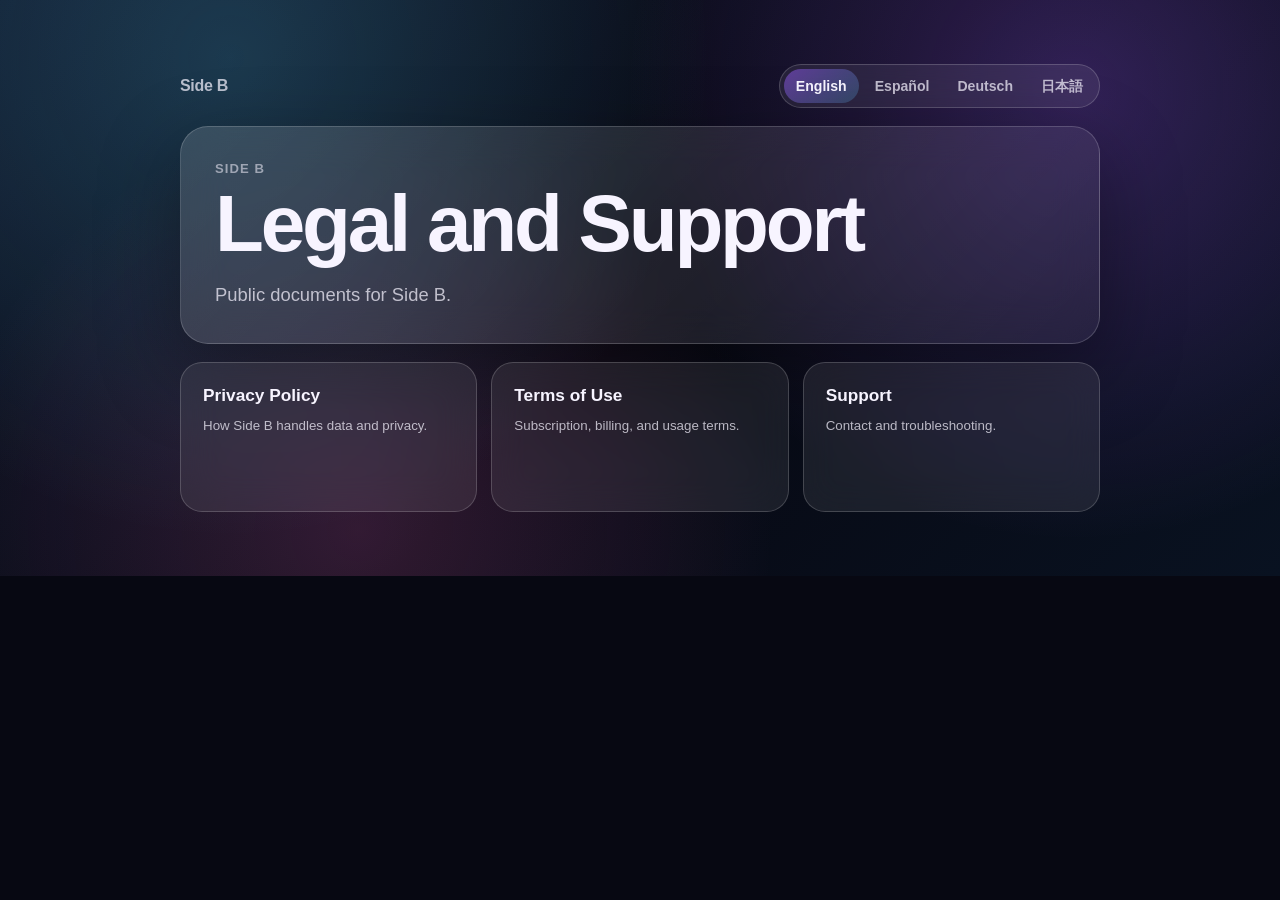
<file: docs/index.html>
<!doctype html>
<html lang="en">
<head>
  <meta charset="utf-8">
  <meta name="viewport" content="width=device-width, initial-scale=1">
  <title>Side B Legal</title>
  <meta name="description" content="Legal documents and support for Side B in English, Spanish, German, and Japanese.">
  <link rel="stylesheet" href="styles.css">
</head>
<body>
  <main class="shell">
    <header class="topbar">
      <p class="brand-mark">Side B</p>
      <div class="language-switcher" aria-label="Language selector">
        <button type="button" data-set-lang="en">English</button>
        <button type="button" data-set-lang="es">Español</button>
        <button type="button" data-set-lang="de">Deutsch</button>
        <button type="button" data-set-lang="ja">日本語</button>
      </div>
    </header>

    <section data-lang="en">
      <section class="hero">
        <p class="eyebrow">Side B</p>
        <h1>Legal and Support</h1>
        <p class="lede">Public documents for Side B.</p>
      </section>

      <nav class="card-list" aria-label="Legal documents">
        <a class="card" href="privacy.html">
          <span>Privacy Policy</span>
          <small>How Side B handles data and privacy.</small>
        </a>
        <a class="card" href="terms.html">
          <span>Terms of Use</span>
          <small>Subscription, billing, and usage terms.</small>
        </a>
        <a class="card" href="support.html">
          <span>Support</span>
          <small>Contact and troubleshooting.</small>
        </a>
      </nav>
    </section>

    <section data-lang="es" hidden>
      <section class="hero">
        <p class="eyebrow">Side B</p>
        <h1>Legal y soporte</h1>
        <p class="lede">Documentos públicos de Side B.</p>
      </section>

      <nav class="card-list" aria-label="Documentos legales">
        <a class="card" href="privacy.html">
          <span>Política de privacidad</span>
          <small>Cómo Side B trata los datos y la privacidad.</small>
        </a>
        <a class="card" href="terms.html">
          <span>Términos de uso</span>
          <small>Condiciones de suscripción, facturación y uso.</small>
        </a>
        <a class="card" href="support.html">
          <span>Soporte</span>
          <small>Contacto y resolución de problemas.</small>
        </a>
      </nav>
    </section>

    <section data-lang="de" hidden>
      <section class="hero">
        <p class="eyebrow">Side B</p>
        <h1>Rechtliches und Support</h1>
        <p class="lede">Öffentliche Dokumente für Side B.</p>
      </section>

      <nav class="card-list" aria-label="Rechtliche Dokumente">
        <a class="card" href="privacy.html">
          <span>Datenschutzerklärung</span>
          <small>Wie Side B mit Daten und Datenschutz umgeht.</small>
        </a>
        <a class="card" href="terms.html">
          <span>Nutzungsbedingungen</span>
          <small>Bedingungen zu Abonnement, Abrechnung und Nutzung.</small>
        </a>
        <a class="card" href="support.html">
          <span>Support</span>
          <small>Kontakt und Hilfe bei Problemen.</small>
        </a>
      </nav>
    </section>

    <section data-lang="ja" hidden>
      <section class="hero">
        <p class="eyebrow">Side B</p>
        <h1>法的情報とサポート</h1>
        <p class="lede">Side Bの公開ドキュメントです。</p>
      </section>

      <nav class="card-list" aria-label="法的ドキュメント">
        <a class="card" href="privacy.html">
          <span>プライバシーポリシー</span>
          <small>Side Bでのデータとプライバシーの扱いについて。</small>
        </a>
        <a class="card" href="terms.html">
          <span>利用規約</span>
          <small>サブスクリプション、請求、利用条件について。</small>
        </a>
        <a class="card" href="support.html">
          <span>サポート</span>
          <small>お問い合わせとトラブルシューティング。</small>
        </a>
      </nav>
    </section>
  </main>

  <script>
    (function () {
      const storageKey = "sideb-legal-language";
      const supportedLanguages = ["en", "es", "de", "ja"];
      const languageSelectorLabels = {
        en: "Language selector",
        es: "Selector de idioma",
        de: "Sprachauswahl",
        ja: "言語選択",
      };
      const buttons = document.querySelectorAll("[data-set-lang]");
      const sections = document.querySelectorAll("[data-lang]");
      const languageSwitchers = document.querySelectorAll(".language-switcher");

      function preferredLanguage() {
        const language = (navigator.language || "").toLowerCase();
        if (language.startsWith("es")) return "es";
        if (language.startsWith("de")) return "de";
        if (language.startsWith("ja")) return "ja";
        return "en";
      }

      function applyLanguage(language) {
        const normalizedLanguage = supportedLanguages.includes(language) ? language : "en";
        document.documentElement.lang = normalizedLanguage;
        sections.forEach((section) => {
          section.hidden = section.dataset.lang !== normalizedLanguage;
        });
        buttons.forEach((button) => {
          const isSelected = button.dataset.setLang === normalizedLanguage;
          button.classList.toggle("is-selected", isSelected);
          button.setAttribute("aria-pressed", String(isSelected));
        });
        languageSwitchers.forEach((switcher) => {
          switcher.setAttribute("aria-label", languageSelectorLabels[normalizedLanguage]);
        });
        localStorage.setItem(storageKey, normalizedLanguage);
      }

      buttons.forEach((button) => {
        button.addEventListener("click", () => applyLanguage(button.dataset.setLang));
      });

      const savedLanguage = localStorage.getItem(storageKey);
      applyLanguage(supportedLanguages.includes(savedLanguage) ? savedLanguage : preferredLanguage());
    })();
  </script>
</body>
</html>
</file>
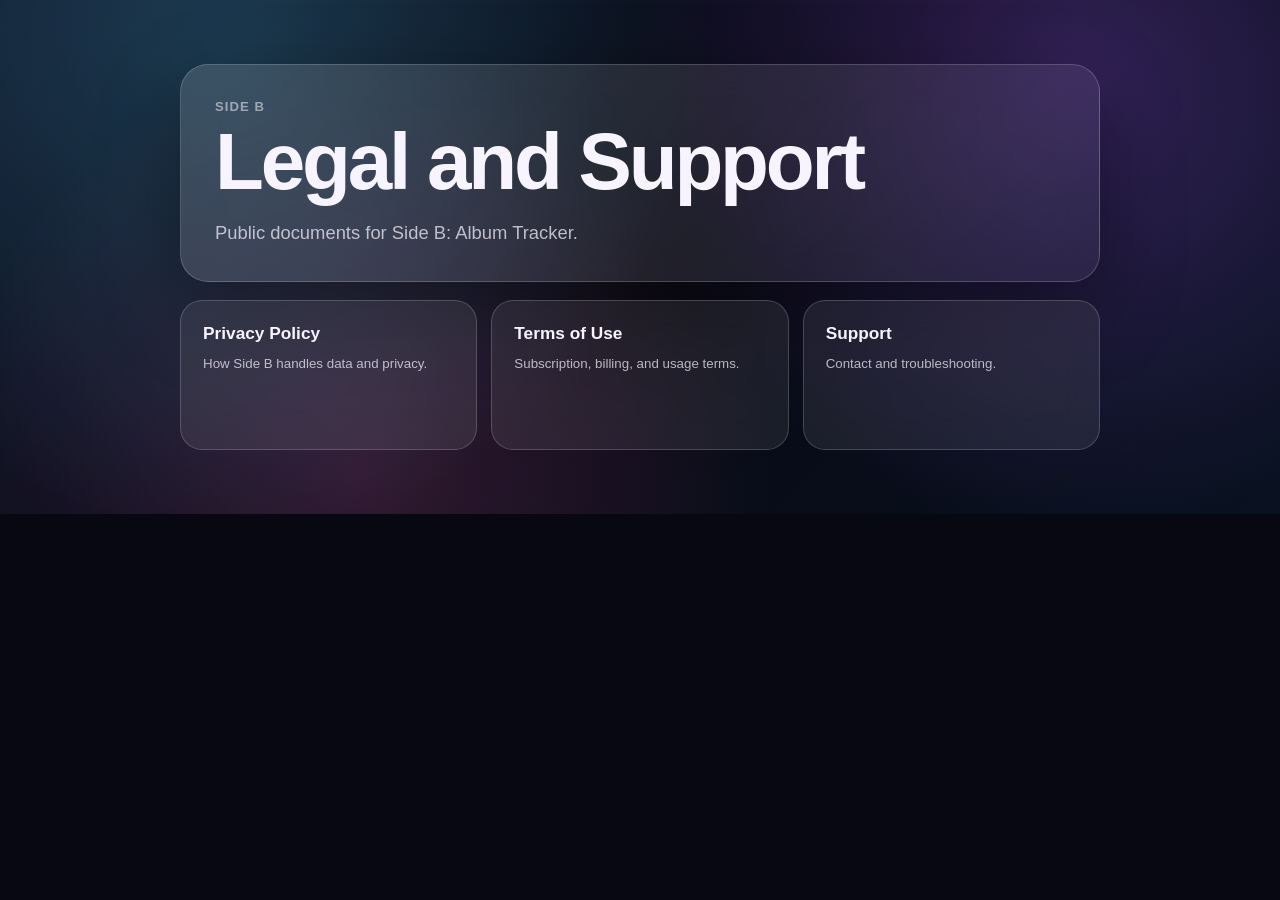
<file: legal_docs/index.html>
<!doctype html>
<html lang="en">
<head>
  <meta charset="utf-8">
  <meta name="viewport" content="width=device-width, initial-scale=1">
  <title>Side B Legal</title>
  <meta name="description" content="Legal documents and support for Side B: Album Tracker.">
  <link rel="stylesheet" href="styles.css">
</head>
<body>
  <main class="shell">
    <section class="hero">
      <p class="eyebrow">Side B</p>
      <h1>Legal and Support</h1>
      <p class="lede">Public documents for Side B: Album Tracker.</p>
    </section>

    <nav class="card-list" aria-label="Legal documents">
      <a class="card" href="privacy.html">
        <span>Privacy Policy</span>
        <small>How Side B handles data and privacy.</small>
      </a>
      <a class="card" href="terms.html">
        <span>Terms of Use</span>
        <small>Subscription, billing, and usage terms.</small>
      </a>
      <a class="card" href="support.html">
        <span>Support</span>
        <small>Contact and troubleshooting.</small>
      </a>
    </nav>
  </main>
</body>
</html>
</file>
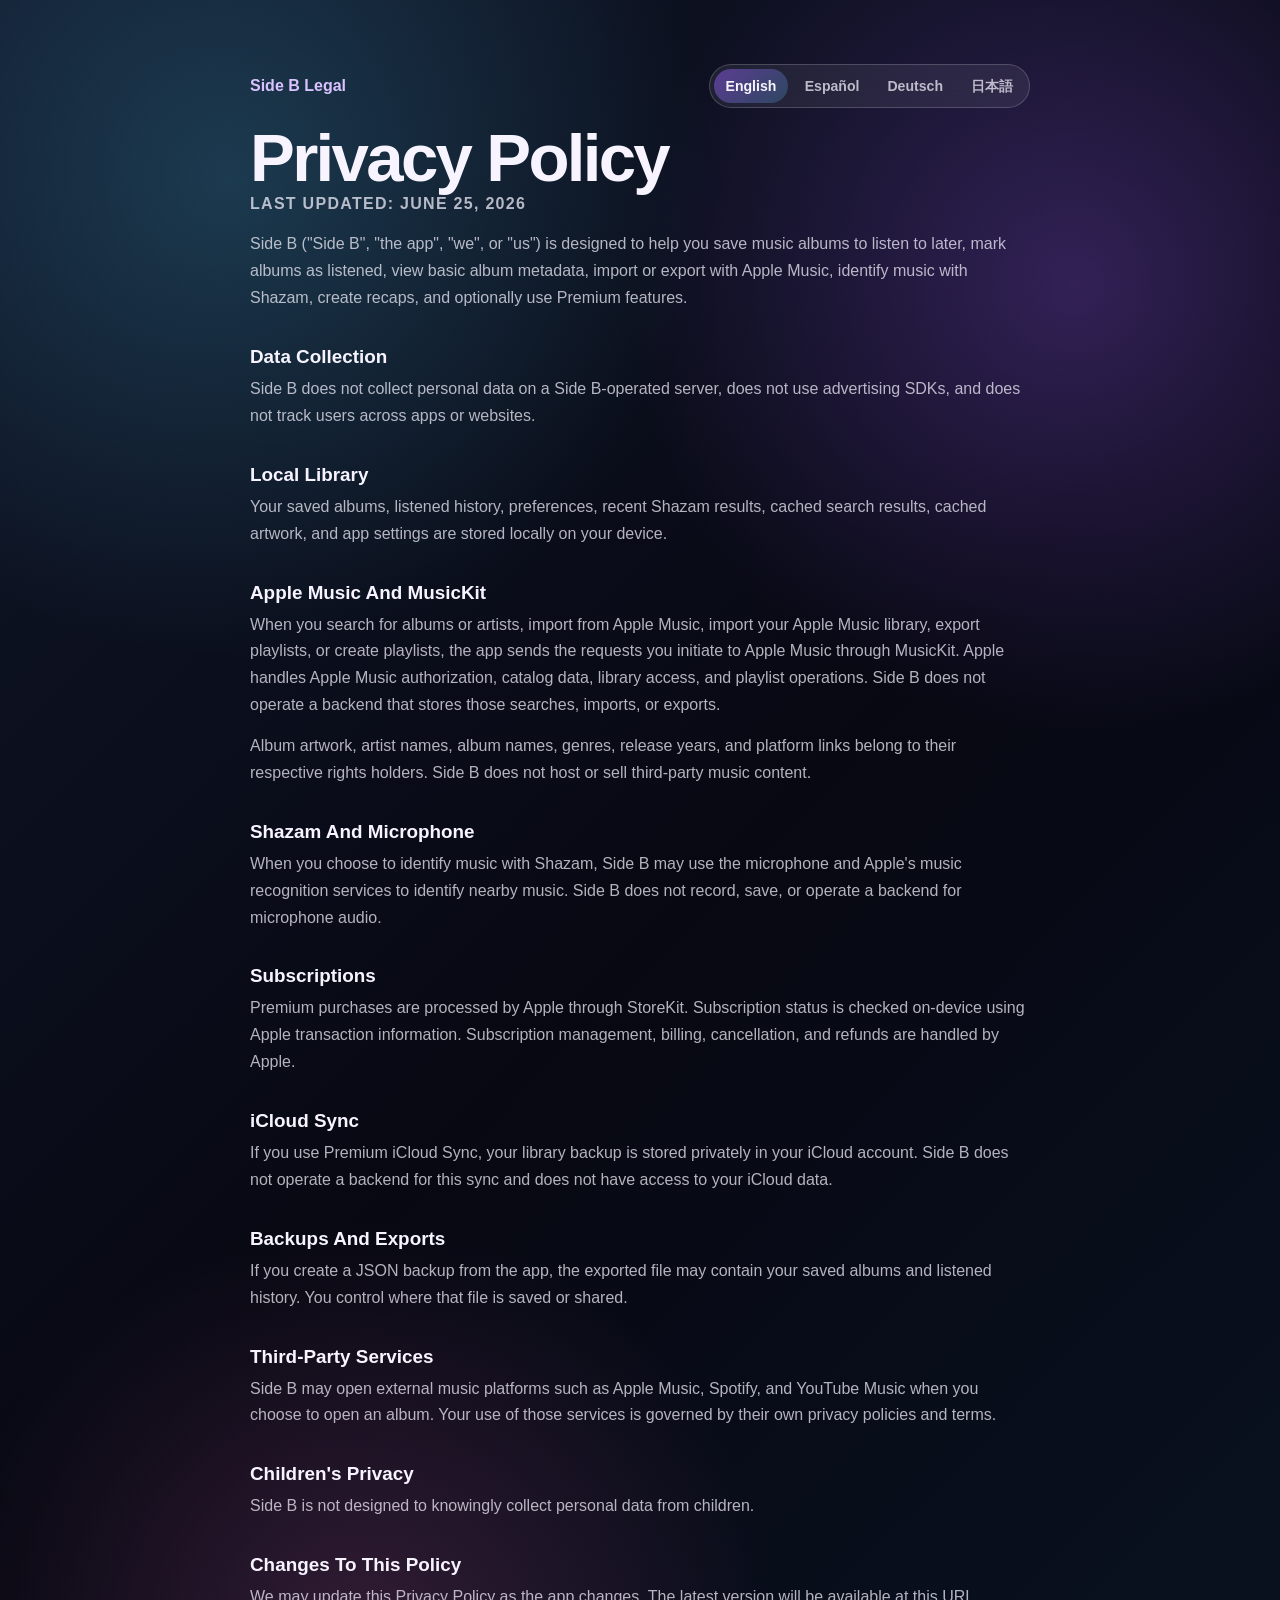
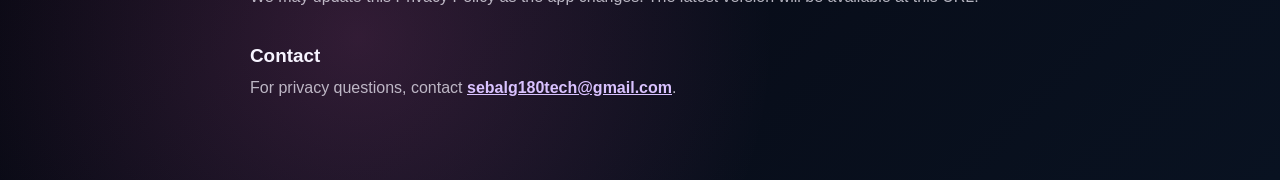
<file: docs/privacy.html>
<!doctype html>
<html lang="en">
<head>
  <meta charset="utf-8">
  <meta name="viewport" content="width=device-width, initial-scale=1">
  <title>Privacy Policy - Side B</title>
  <meta name="description" content="Privacy Policy for Side B in English, Spanish, German, and Japanese.">
  <link rel="stylesheet" href="styles.css">
</head>
<body>
  <main class="shell document">
    <header class="topbar">
      <a class="back-link" href="index.html" data-back-link>Side B Legal</a>
      <div class="language-switcher" aria-label="Language selector">
        <button type="button" data-set-lang="en">English</button>
        <button type="button" data-set-lang="es">Español</button>
        <button type="button" data-set-lang="de">Deutsch</button>
        <button type="button" data-set-lang="ja">日本語</button>
      </div>
    </header>

    <article data-lang="en">
      <h1>Privacy Policy</h1>
      <p class="updated">Last updated: June 25, 2026</p>

      <p>Side B ("Side B", "the app", "we", or "us") is designed to help you save music albums to listen to later, mark albums as listened, view basic album metadata, import or export with Apple Music, identify music with Shazam, create recaps, and optionally use Premium features.</p>

      <h2>Data Collection</h2>
      <p>Side B does not collect personal data on a Side B-operated server, does not use advertising SDKs, and does not track users across apps or websites.</p>

      <h2>Local Library</h2>
      <p>Your saved albums, listened history, preferences, recent Shazam results, cached search results, cached artwork, and app settings are stored locally on your device.</p>

      <h2>Apple Music And MusicKit</h2>
      <p>When you search for albums or artists, import from Apple Music, import your Apple Music library, export playlists, or create playlists, the app sends the requests you initiate to Apple Music through MusicKit. Apple handles Apple Music authorization, catalog data, library access, and playlist operations. Side B does not operate a backend that stores those searches, imports, or exports.</p>
      <p>Album artwork, artist names, album names, genres, release years, and platform links belong to their respective rights holders. Side B does not host or sell third-party music content.</p>

      <h2>Shazam And Microphone</h2>
      <p>When you choose to identify music with Shazam, Side B may use the microphone and Apple's music recognition services to identify nearby music. Side B does not record, save, or operate a backend for microphone audio.</p>

      <h2>Subscriptions</h2>
      <p>Premium purchases are processed by Apple through StoreKit. Subscription status is checked on-device using Apple transaction information. Subscription management, billing, cancellation, and refunds are handled by Apple.</p>

      <h2>iCloud Sync</h2>
      <p>If you use Premium iCloud Sync, your library backup is stored privately in your iCloud account. Side B does not operate a backend for this sync and does not have access to your iCloud data.</p>

      <h2>Backups And Exports</h2>
      <p>If you create a JSON backup from the app, the exported file may contain your saved albums and listened history. You control where that file is saved or shared.</p>

      <h2>Third-Party Services</h2>
      <p>Side B may open external music platforms such as Apple Music, Spotify, and YouTube Music when you choose to open an album. Your use of those services is governed by their own privacy policies and terms.</p>

      <h2>Children's Privacy</h2>
      <p>Side B is not designed to knowingly collect personal data from children.</p>

      <h2>Changes To This Policy</h2>
      <p>We may update this Privacy Policy as the app changes. The latest version will be available at this URL.</p>

      <h2>Contact</h2>
      <p>For privacy questions, contact <a href="mailto:sebalg180tech@gmail.com">sebalg180tech@gmail.com</a>.</p>
    </article>

    <article data-lang="es" hidden>
      <h1>Política de privacidad</h1>
      <p class="updated">Última actualización: 25 de junio de 2026</p>

      <p>Side B ("Side B", "la app", "nosotros" o "nos") está diseñada para ayudarte a guardar álbumes de música para escucharlos más tarde, marcar álbumes como escuchados, ver metadatos básicos, importar o exportar con Apple Music, identificar música con Shazam, crear recaps y usar funciones Premium de forma opcional.</p>

      <h2>Recogida de datos</h2>
      <p>Side B no recopila datos personales en un servidor operado por Side B, no usa SDKs publicitarios y no rastrea a los usuarios entre apps o sitios web.</p>

      <h2>Biblioteca local</h2>
      <p>Tus álbumes guardados, historial de escuchas, preferencias, resultados recientes de Shazam, resultados de búsqueda en caché, portadas en caché y ajustes de la app se almacenan localmente en tu dispositivo.</p>

      <h2>Apple Music y MusicKit</h2>
      <p>Cuando buscas álbumes o artistas, importas desde Apple Music, importas tu biblioteca de Apple Music, exportas playlists o creas playlists, la app envía a Apple Music mediante MusicKit las solicitudes que tú inicias. Apple gestiona la autorización de Apple Music, los datos del catálogo, el acceso a la biblioteca y las operaciones de playlists. Side B no opera un backend que almacene esas búsquedas, importaciones o exportaciones.</p>
      <p>Las portadas, nombres de artistas, nombres de álbumes, géneros, años de lanzamiento y enlaces a plataformas pertenecen a sus respectivos titulares de derechos. Side B no aloja ni vende contenido musical de terceros.</p>

      <h2>Shazam y micrófono</h2>
      <p>Cuando eliges identificar música con Shazam, Side B puede usar el micrófono y los servicios de reconocimiento musical de Apple para identificar música cercana. Side B no graba, guarda ni opera un backend para el audio del micrófono.</p>

      <h2>Suscripciones</h2>
      <p>Las compras Premium se procesan mediante Apple a través de StoreKit. El estado de la suscripción se comprueba en el dispositivo usando información de transacciones de Apple. La gestión de la suscripción, facturación, cancelación y reembolsos los gestiona Apple.</p>

      <h2>Sincronización con iCloud</h2>
      <p>Si usas la sincronización con iCloud de Premium, la copia de seguridad de tu biblioteca se almacena de forma privada en tu cuenta de iCloud. Side B no opera un backend para esta sincronización y no tiene acceso a tus datos de iCloud.</p>

      <h2>Copias de seguridad y exportaciones</h2>
      <p>Si creas una copia de seguridad JSON desde la app, el archivo exportado puede contener tus álbumes guardados y tu historial de escuchas. Tú controlas dónde se guarda o comparte ese archivo.</p>

      <h2>Servicios de terceros</h2>
      <p>Side B puede abrir plataformas musicales externas como Apple Music, Spotify y YouTube Music cuando eliges abrir un álbum. El uso de esos servicios se rige por sus propias políticas de privacidad y términos.</p>

      <h2>Privacidad de menores</h2>
      <p>Side B no está diseñada para recopilar conscientemente datos personales de menores.</p>

      <h2>Cambios en esta política</h2>
      <p>Podemos actualizar esta Política de privacidad a medida que la app cambie. La versión más reciente estará disponible en esta URL.</p>

      <h2>Contacto</h2>
      <p>Para preguntas sobre privacidad, contacta con <a href="mailto:sebalg180tech@gmail.com">sebalg180tech@gmail.com</a>.</p>
    </article>

    <article data-lang="de" hidden>
      <h1>Datenschutzerklärung</h1>
      <p class="updated">Zuletzt aktualisiert: 25. Juni 2026</p>

      <p>Side B ("Side B", "die App", "wir" oder "uns") wurde entwickelt, um dir zu helfen, Musikalben für später zu speichern, Alben als gehört zu markieren, grundlegende Album-Metadaten anzusehen, mit Apple Music zu importieren oder zu exportieren, Musik mit Shazam zu identifizieren, Recaps zu erstellen und optional Premium-Funktionen zu nutzen.</p>

      <h2>Datenerhebung</h2>
      <p>Side B erhebt keine personenbezogenen Daten auf einem von Side B betriebenen Server, verwendet keine Werbe-SDKs und verfolgt Nutzer nicht über Apps oder Websites hinweg.</p>

      <h2>Lokale Mediathek</h2>
      <p>Deine gespeicherten Alben, dein Hörverlauf, deine Einstellungen, letzte Shazam-Ergebnisse, zwischengespeicherte Suchergebnisse, zwischengespeicherte Coverbilder und App-Einstellungen werden lokal auf deinem Gerät gespeichert.</p>

      <h2>Apple Music und MusicKit</h2>
      <p>Wenn du nach Alben oder Künstlern suchst, aus Apple Music importierst, deine Apple Music-Mediathek importierst, Playlists exportierst oder Playlists erstellst, sendet die App die von dir gestarteten Anfragen über MusicKit an Apple Music. Apple verarbeitet die Apple Music-Autorisierung, Katalogdaten, Mediathekszugriff und Playlist-Vorgänge. Side B betreibt kein Backend, das diese Suchen, Importe oder Exporte speichert.</p>
      <p>Albumcover, Künstlernamen, Albumnamen, Genres, Veröffentlichungsjahre und Plattformlinks gehören den jeweiligen Rechteinhabern. Side B hostet oder verkauft keine Musikinhalte Dritter.</p>

      <h2>Shazam und Mikrofon</h2>
      <p>Wenn du Musik mit Shazam identifizieren möchtest, kann Side B das Mikrofon und Apples Musikerkennungsdienste verwenden, um Musik in deiner Umgebung zu erkennen. Side B zeichnet Mikrofon-Audio nicht auf, speichert es nicht und betreibt dafür kein Backend.</p>

      <h2>Abonnements</h2>
      <p>Premium-Käufe werden von Apple über StoreKit verarbeitet. Der Abonnementstatus wird auf dem Gerät anhand von Apple-Transaktionsinformationen geprüft. Verwaltung, Abrechnung, Kündigung und Rückerstattungen von Abonnements werden von Apple abgewickelt.</p>

      <h2>iCloud-Synchronisierung</h2>
      <p>Wenn du die Premium-iCloud-Synchronisierung verwendest, wird die Sicherung deiner Mediathek privat in deinem iCloud-Account gespeichert. Side B betreibt dafür kein Backend und hat keinen Zugriff auf deine iCloud-Daten.</p>

      <h2>Backups und Exporte</h2>
      <p>Wenn du in der App ein JSON-Backup erstellst, kann die exportierte Datei deine gespeicherten Alben und deinen Hörverlauf enthalten. Du entscheidest, wo diese Datei gespeichert oder geteilt wird.</p>

      <h2>Dienste Dritter</h2>
      <p>Side B kann externe Musikplattformen wie Apple Music, Spotify und YouTube Music öffnen, wenn du ein Album dort öffnen möchtest. Deine Nutzung dieser Dienste unterliegt deren eigenen Datenschutzrichtlinien und Bedingungen.</p>

      <h2>Datenschutz von Kindern</h2>
      <p>Side B ist nicht darauf ausgelegt, wissentlich personenbezogene Daten von Kindern zu erheben.</p>

      <h2>Änderungen dieser Richtlinie</h2>
      <p>Wir können diese Datenschutzerklärung aktualisieren, wenn sich die App ändert. Die aktuelle Version wird unter dieser URL verfügbar sein.</p>

      <h2>Kontakt</h2>
      <p>Bei Fragen zum Datenschutz kontaktiere <a href="mailto:sebalg180tech@gmail.com">sebalg180tech@gmail.com</a>.</p>
    </article>

    <article data-lang="ja" hidden>
      <h1>プライバシーポリシー</h1>
      <p class="updated">最終更新日：2026年6月25日</p>

      <p>Side B（「Side B」、「本アプリ」、「当方」）は、音楽アルバムをあとで聴くために保存する、聴いたアルバムとして記録する、基本的なアルバム情報を表示する、Apple Musicとの連携で読み込みや書き出しを行う、Shazamで音楽を識別する、Recapを作成する、必要に応じてPremium機能を利用するためのアプリです。</p>

      <h2>データの収集</h2>
      <p>Side Bは、Side Bが運営するサーバーで個人データを収集しません。広告SDKを使用せず、アプリやWebサイトをまたいでユーザーを追跡しません。</p>

      <h2>ローカルライブラリ</h2>
      <p>保存したアルバム、聴いた履歴、環境設定、最近のShazam結果、キャッシュされた検索結果、キャッシュされたアートワーク、アプリ設定は、デバイス上にローカルに保存されます。</p>

      <h2>Apple MusicとMusicKit</h2>
      <p>アルバムやアーティストを検索する、Apple Musicから読み込む、Apple Musicライブラリを読み込む、プレイリストを書き出す、またはプレイリストを作成する場合、ユーザーが開始したリクエストがMusicKitを通じてApple Musicに送信されます。Apple Musicの認証、カタログデータ、ライブラリアクセス、プレイリスト操作はAppleが処理します。Side Bは、これらの検索、読み込み、書き出しを保存するバックエンドを運営していません。</p>
      <p>アルバムアートワーク、アーティスト名、アルバム名、ジャンル、リリース年、プラットフォームへのリンクは、それぞれの権利者に帰属します。Side Bは第三者の音楽コンテンツをホストまたは販売しません。</p>

      <h2>Shazamとマイク</h2>
      <p>Shazamで音楽を識別することを選択した場合、Side Bは近くで流れている音楽を識別するためにマイクとAppleの音楽認識サービスを使用することがあります。Side Bはマイク音声を録音または保存せず、そのためのバックエンドも運営していません。</p>

      <h2>サブスクリプション</h2>
      <p>Premiumの購入は、StoreKitを通じてAppleによって処理されます。サブスクリプションの状態は、Appleの取引情報を使用してデバイス上で確認されます。サブスクリプションの管理、請求、キャンセル、返金はAppleが処理します。</p>

      <h2>iCloud同期</h2>
      <p>PremiumのiCloud同期を使用する場合、ライブラリのバックアップはユーザーのiCloudアカウントに非公開で保存されます。Side Bはこの同期のためのバックエンドを運営しておらず、ユーザーのiCloudデータにアクセスできません。</p>

      <h2>バックアップと書き出し</h2>
      <p>アプリからJSONバックアップを作成した場合、書き出されたファイルには保存したアルバムや聴いた履歴が含まれることがあります。そのファイルをどこに保存または共有するかはユーザーが管理します。</p>

      <h2>第三者サービス</h2>
      <p>Side Bは、ユーザーがアルバムを開くことを選択した場合、Apple Music、Spotify、YouTube Musicなどの外部音楽プラットフォームを開くことがあります。これらのサービスの利用には、それぞれのプライバシーポリシーと規約が適用されます。</p>

      <h2>子どものプライバシー</h2>
      <p>Side Bは、子どもから個人データを故意に収集することを目的としていません。</p>

      <h2>本ポリシーの変更</h2>
      <p>アプリの変更に応じて、本プライバシーポリシーを更新することがあります。最新版はこのURLで確認できます。</p>

      <h2>お問い合わせ</h2>
      <p>プライバシーに関する質問は、<a href="mailto:sebalg180tech@gmail.com">sebalg180tech@gmail.com</a>までお問い合わせください。</p>
    </article>
  </main>

  <script>
    (function () {
      const storageKey = "sideb-legal-language";
      const supportedLanguages = ["en", "es", "de", "ja"];
      const languageSelectorLabels = {
        en: "Language selector",
        es: "Selector de idioma",
        de: "Sprachauswahl",
        ja: "言語選択",
      };
      const backLinkLabels = {
        en: "Side B Legal",
        es: "Legal de Side B",
        de: "Rechtliches zu Side B",
        ja: "Side B 法的情報",
      };
      const buttons = document.querySelectorAll("[data-set-lang]");
      const sections = document.querySelectorAll("[data-lang]");
      const languageSwitchers = document.querySelectorAll(".language-switcher");
      const backLinks = document.querySelectorAll("[data-back-link]");

      function preferredLanguage() {
        const language = (navigator.language || "").toLowerCase();
        if (language.startsWith("es")) return "es";
        if (language.startsWith("de")) return "de";
        if (language.startsWith("ja")) return "ja";
        return "en";
      }

      function applyLanguage(language) {
        const normalizedLanguage = supportedLanguages.includes(language) ? language : "en";
        document.documentElement.lang = normalizedLanguage;
        sections.forEach((section) => {
          section.hidden = section.dataset.lang !== normalizedLanguage;
        });
        buttons.forEach((button) => {
          const isSelected = button.dataset.setLang === normalizedLanguage;
          button.classList.toggle("is-selected", isSelected);
          button.setAttribute("aria-pressed", String(isSelected));
        });
        languageSwitchers.forEach((switcher) => {
          switcher.setAttribute("aria-label", languageSelectorLabels[normalizedLanguage]);
        });
        backLinks.forEach((link) => {
          link.textContent = backLinkLabels[normalizedLanguage];
        });
        localStorage.setItem(storageKey, normalizedLanguage);
      }

      buttons.forEach((button) => {
        button.addEventListener("click", () => applyLanguage(button.dataset.setLang));
      });

      const savedLanguage = localStorage.getItem(storageKey);
      applyLanguage(supportedLanguages.includes(savedLanguage) ? savedLanguage : preferredLanguage());
    })();
  </script>
</body>
</html>
</file>
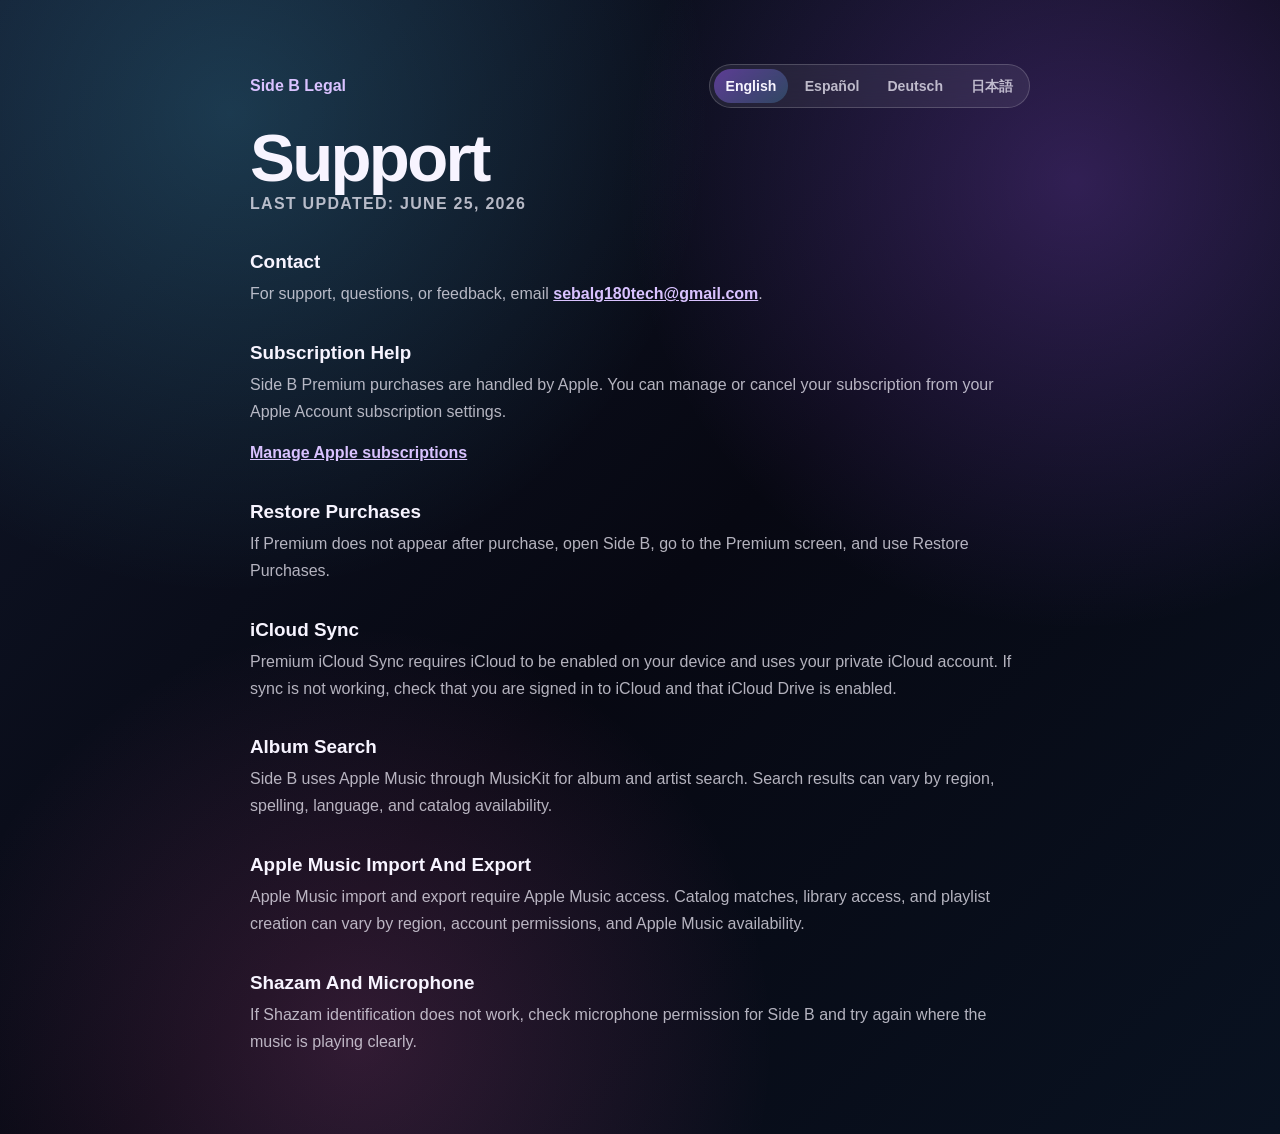
<file: docs/support.html>
<!doctype html>
<html lang="en">
<head>
  <meta charset="utf-8">
  <meta name="viewport" content="width=device-width, initial-scale=1">
  <title>Support - Side B</title>
  <meta name="description" content="Support for Side B in English, Spanish, German, and Japanese.">
  <link rel="stylesheet" href="styles.css">
</head>
<body>
  <main class="shell document">
    <header class="topbar">
      <a class="back-link" href="index.html" data-back-link>Side B Legal</a>
      <div class="language-switcher" aria-label="Language selector">
        <button type="button" data-set-lang="en">English</button>
        <button type="button" data-set-lang="es">Español</button>
        <button type="button" data-set-lang="de">Deutsch</button>
        <button type="button" data-set-lang="ja">日本語</button>
      </div>
    </header>

    <article data-lang="en">
      <h1>Support</h1>
      <p class="updated">Last updated: June 25, 2026</p>

      <h2>Contact</h2>
      <p>For support, questions, or feedback, email <a href="mailto:sebalg180tech@gmail.com">sebalg180tech@gmail.com</a>.</p>

      <h2>Subscription Help</h2>
      <p>Side B Premium purchases are handled by Apple. You can manage or cancel your subscription from your Apple Account subscription settings.</p>
      <p><a href="https://apps.apple.com/account/subscriptions">Manage Apple subscriptions</a></p>

      <h2>Restore Purchases</h2>
      <p>If Premium does not appear after purchase, open Side B, go to the Premium screen, and use Restore Purchases.</p>

      <h2>iCloud Sync</h2>
      <p>Premium iCloud Sync requires iCloud to be enabled on your device and uses your private iCloud account. If sync is not working, check that you are signed in to iCloud and that iCloud Drive is enabled.</p>

      <h2>Album Search</h2>
      <p>Side B uses Apple Music through MusicKit for album and artist search. Search results can vary by region, spelling, language, and catalog availability.</p>

      <h2>Apple Music Import And Export</h2>
      <p>Apple Music import and export require Apple Music access. Catalog matches, library access, and playlist creation can vary by region, account permissions, and Apple Music availability.</p>

      <h2>Shazam And Microphone</h2>
      <p>If Shazam identification does not work, check microphone permission for Side B and try again where the music is playing clearly.</p>
    </article>

    <article data-lang="es" hidden>
      <h1>Soporte</h1>
      <p class="updated">Última actualización: 25 de junio de 2026</p>

      <h2>Contacto</h2>
      <p>Para soporte, preguntas o sugerencias, escribe a <a href="mailto:sebalg180tech@gmail.com">sebalg180tech@gmail.com</a>.</p>

      <h2>Ayuda con la suscripción</h2>
      <p>Las compras de Side B Premium las gestiona Apple. Puedes gestionar o cancelar tu suscripción desde los ajustes de suscripciones de tu cuenta de Apple.</p>
      <p><a href="https://apps.apple.com/account/subscriptions">Gestionar suscripciones de Apple</a></p>

      <h2>Restaurar compras</h2>
      <p>Si Premium no aparece después de comprarlo, abre Side B, ve a la pantalla Premium y usa Restaurar compras.</p>

      <h2>Sincronización con iCloud</h2>
      <p>La sincronización con iCloud de Premium requiere que iCloud esté activado en tu dispositivo y usa tu cuenta privada de iCloud. Si la sincronización no funciona, comprueba que has iniciado sesión en iCloud y que iCloud Drive está activado.</p>

      <h2>Búsqueda de álbumes</h2>
      <p>Side B usa Apple Music mediante MusicKit para buscar álbumes y artistas. Los resultados pueden variar según la región, el idioma, la forma de escribir la búsqueda y la disponibilidad del catálogo.</p>

      <h2>Importación y exportación con Apple Music</h2>
      <p>La importación y exportación con Apple Music requieren acceso a Apple Music. Las coincidencias del catálogo, el acceso a la biblioteca y la creación de playlists pueden variar según la región, los permisos de la cuenta y la disponibilidad de Apple Music.</p>

      <h2>Shazam y micrófono</h2>
      <p>Si la identificación con Shazam no funciona, revisa el permiso de micrófono de Side B y vuelve a intentarlo donde la música se escuche con claridad.</p>
    </article>

    <article data-lang="de" hidden>
      <h1>Support</h1>
      <p class="updated">Zuletzt aktualisiert: 25. Juni 2026</p>

      <h2>Kontakt</h2>
      <p>Für Support, Fragen oder Feedback sende eine E-Mail an <a href="mailto:sebalg180tech@gmail.com">sebalg180tech@gmail.com</a>.</p>

      <h2>Hilfe zum Abonnement</h2>
      <p>Käufe von Side B Premium werden von Apple abgewickelt. Du kannst dein Abonnement in den Abonnement-Einstellungen deines Apple Accounts verwalten oder kündigen.</p>
      <p><a href="https://apps.apple.com/account/subscriptions">Apple-Abonnements verwalten</a></p>

      <h2>Käufe wiederherstellen</h2>
      <p>Wenn Premium nach dem Kauf nicht angezeigt wird, öffne Side B, gehe zum Premium-Bildschirm und verwende "Käufe wiederherstellen".</p>

      <h2>iCloud-Synchronisierung</h2>
      <p>Die Premium-iCloud-Synchronisierung erfordert, dass iCloud auf deinem Gerät aktiviert ist, und verwendet deinen privaten iCloud-Account. Wenn die Synchronisierung nicht funktioniert, prüfe, ob du bei iCloud angemeldet bist und iCloud Drive aktiviert ist.</p>

      <h2>Albumsuche</h2>
      <p>Side B verwendet Apple Music über MusicKit für die Suche nach Alben und Künstlern. Suchergebnisse können je nach Region, Schreibweise, Sprache und Katalogverfügbarkeit variieren.</p>

      <h2>Apple Music-Import und -Export</h2>
      <p>Apple Music-Import und -Export erfordern Zugriff auf Apple Music. Katalogtreffer, Mediathekszugriff und Playlist-Erstellung können je nach Region, Account-Berechtigungen und Apple Music-Verfügbarkeit variieren.</p>

      <h2>Shazam und Mikrofon</h2>
      <p>Wenn die Erkennung mit Shazam nicht funktioniert, prüfe die Mikrofonberechtigung für Side B und versuche es erneut an einem Ort, an dem die Musik deutlich zu hören ist.</p>
    </article>

    <article data-lang="ja" hidden>
      <h1>サポート</h1>
      <p class="updated">最終更新日：2026年6月25日</p>

      <h2>お問い合わせ</h2>
      <p>サポート、質問、フィードバックは、<a href="mailto:sebalg180tech@gmail.com">sebalg180tech@gmail.com</a>までメールでお問い合わせください。</p>

      <h2>サブスクリプションのヘルプ</h2>
      <p>Side B Premiumの購入はAppleによって処理されます。サブスクリプションは、Apple Accountのサブスクリプション設定から管理またはキャンセルできます。</p>
      <p><a href="https://apps.apple.com/account/subscriptions">Appleのサブスクリプションを管理</a></p>

      <h2>購入を復元</h2>
      <p>購入後にPremiumが表示されない場合は、Side Bを開き、Premium画面に移動して「購入を復元」を使用してください。</p>

      <h2>iCloud同期</h2>
      <p>PremiumのiCloud同期には、デバイスでiCloudが有効になっている必要があり、ユーザーの非公開のiCloudアカウントを使用します。同期が機能しない場合は、iCloudにサインインしていることと、iCloud Driveが有効になっていることを確認してください。</p>

      <h2>アルバム検索</h2>
      <p>Side Bは、アルバムとアーティストの検索にMusicKitを通じてApple Musicを使用します。検索結果は、地域、表記、言語、カタログの提供状況によって異なる場合があります。</p>

      <h2>Apple Musicの読み込みと書き出し</h2>
      <p>Apple Musicの読み込みと書き出しには、Apple Musicへのアクセスが必要です。カタログの一致、ライブラリアクセス、プレイリスト作成は、地域、アカウント権限、Apple Musicの提供状況によって異なる場合があります。</p>

      <h2>Shazamとマイク</h2>
      <p>Shazamで識別できない場合は、Side Bのマイク権限を確認し、音楽がはっきり聞こえる場所でもう一度試してください。</p>
    </article>
  </main>

  <script>
    (function () {
      const storageKey = "sideb-legal-language";
      const supportedLanguages = ["en", "es", "de", "ja"];
      const languageSelectorLabels = {
        en: "Language selector",
        es: "Selector de idioma",
        de: "Sprachauswahl",
        ja: "言語選択",
      };
      const backLinkLabels = {
        en: "Side B Legal",
        es: "Legal de Side B",
        de: "Rechtliches zu Side B",
        ja: "Side B 法的情報",
      };
      const buttons = document.querySelectorAll("[data-set-lang]");
      const sections = document.querySelectorAll("[data-lang]");
      const languageSwitchers = document.querySelectorAll(".language-switcher");
      const backLinks = document.querySelectorAll("[data-back-link]");

      function preferredLanguage() {
        const language = (navigator.language || "").toLowerCase();
        if (language.startsWith("es")) return "es";
        if (language.startsWith("de")) return "de";
        if (language.startsWith("ja")) return "ja";
        return "en";
      }

      function applyLanguage(language) {
        const normalizedLanguage = supportedLanguages.includes(language) ? language : "en";
        document.documentElement.lang = normalizedLanguage;
        sections.forEach((section) => {
          section.hidden = section.dataset.lang !== normalizedLanguage;
        });
        buttons.forEach((button) => {
          const isSelected = button.dataset.setLang === normalizedLanguage;
          button.classList.toggle("is-selected", isSelected);
          button.setAttribute("aria-pressed", String(isSelected));
        });
        languageSwitchers.forEach((switcher) => {
          switcher.setAttribute("aria-label", languageSelectorLabels[normalizedLanguage]);
        });
        backLinks.forEach((link) => {
          link.textContent = backLinkLabels[normalizedLanguage];
        });
        localStorage.setItem(storageKey, normalizedLanguage);
      }

      buttons.forEach((button) => {
        button.addEventListener("click", () => applyLanguage(button.dataset.setLang));
      });

      const savedLanguage = localStorage.getItem(storageKey);
      applyLanguage(supportedLanguages.includes(savedLanguage) ? savedLanguage : preferredLanguage());
    })();
  </script>
</body>
</html>
</file>
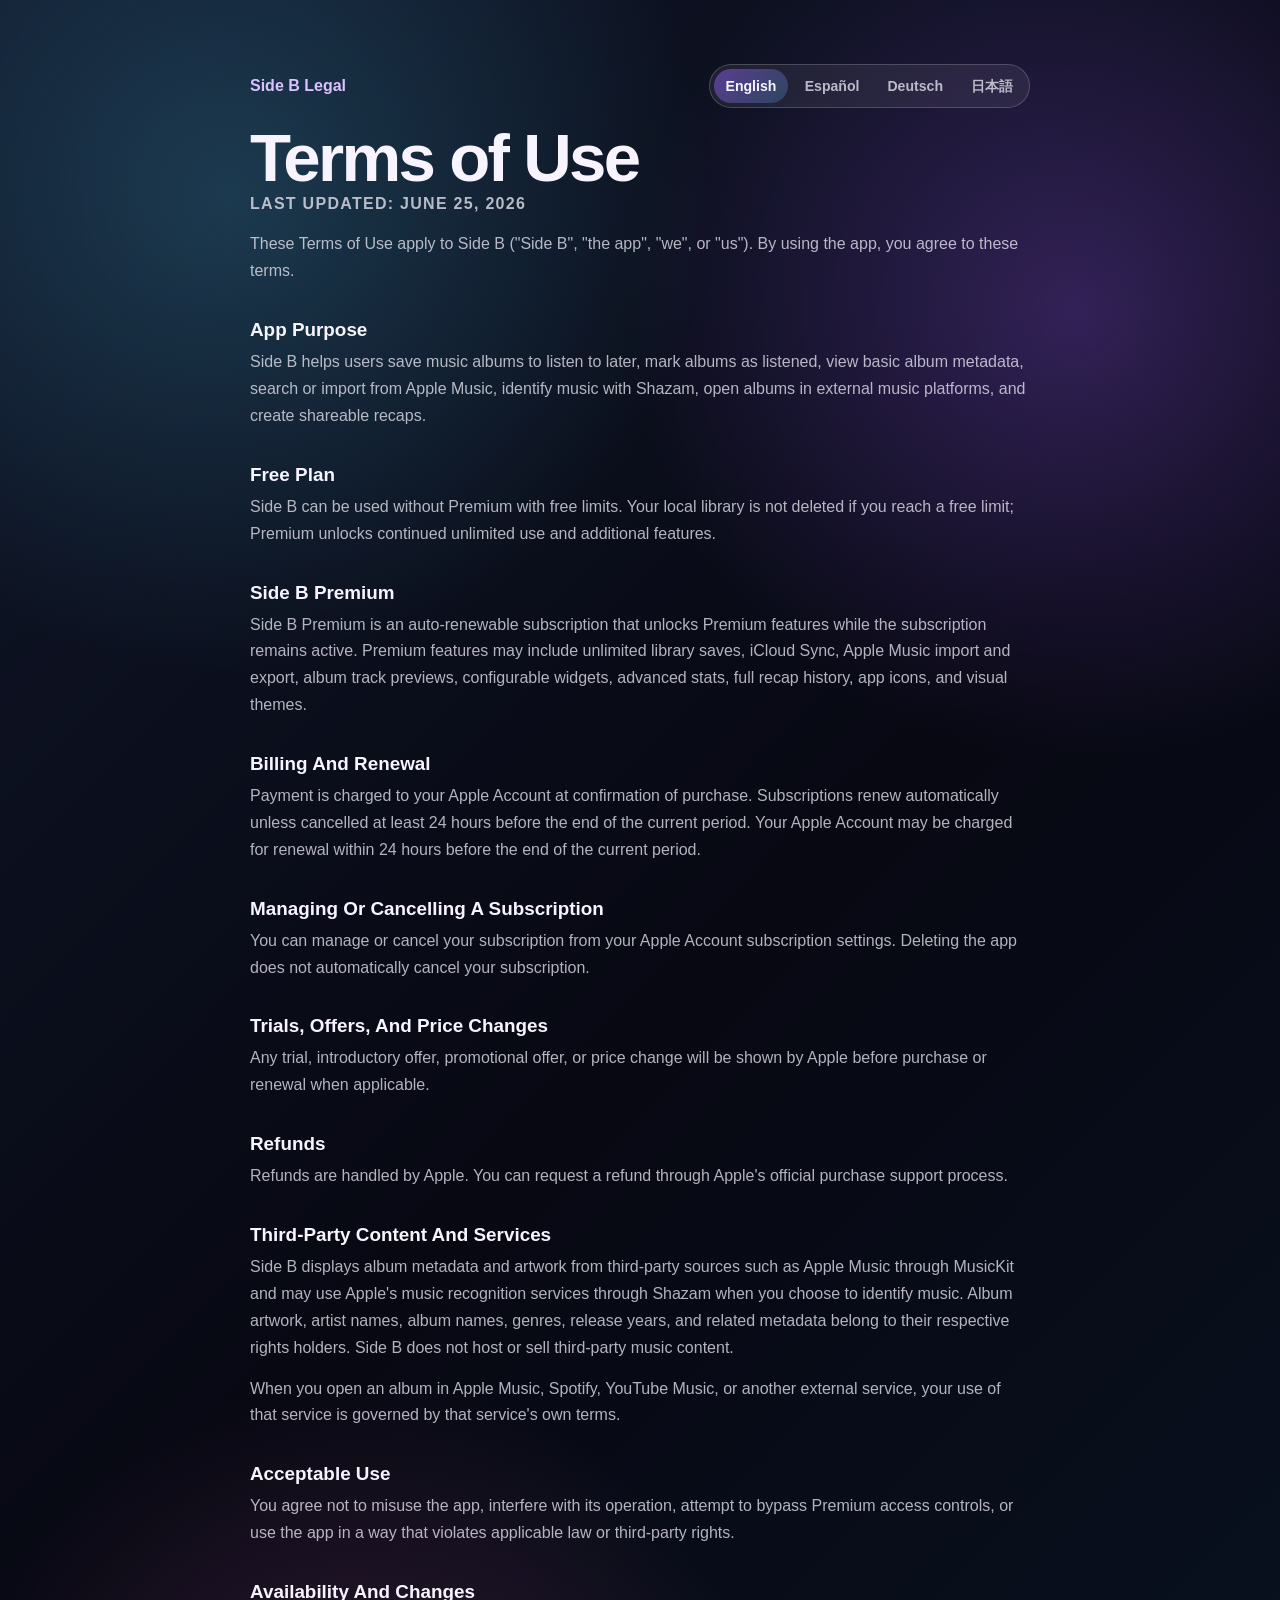
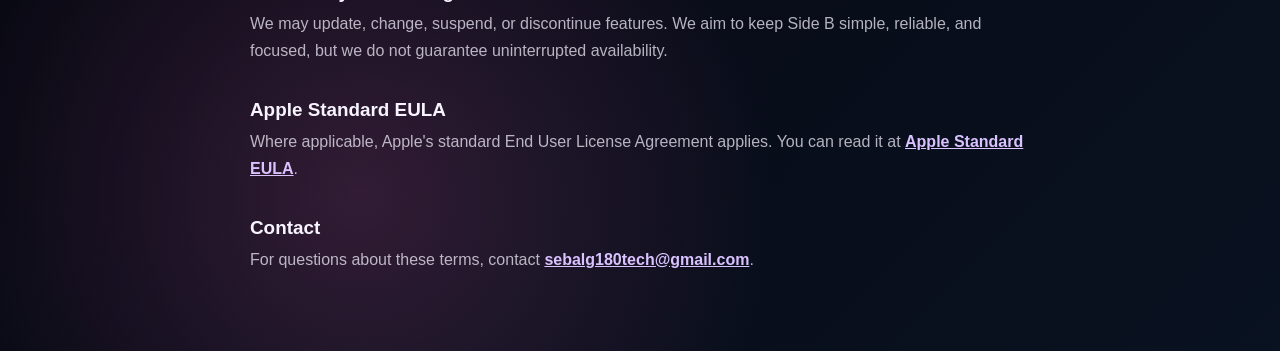
<file: docs/terms.html>
<!doctype html>
<html lang="en">
<head>
  <meta charset="utf-8">
  <meta name="viewport" content="width=device-width, initial-scale=1">
  <title>Terms of Use - Side B</title>
  <meta name="description" content="Terms of Use for Side B in English, Spanish, German, and Japanese.">
  <link rel="stylesheet" href="styles.css">
</head>
<body>
  <main class="shell document">
    <header class="topbar">
      <a class="back-link" href="index.html" data-back-link>Side B Legal</a>
      <div class="language-switcher" aria-label="Language selector">
        <button type="button" data-set-lang="en">English</button>
        <button type="button" data-set-lang="es">Español</button>
        <button type="button" data-set-lang="de">Deutsch</button>
        <button type="button" data-set-lang="ja">日本語</button>
      </div>
    </header>

    <article data-lang="en">
      <h1>Terms of Use</h1>
      <p class="updated">Last updated: June 25, 2026</p>

      <p>These Terms of Use apply to Side B ("Side B", "the app", "we", or "us"). By using the app, you agree to these terms.</p>

      <h2>App Purpose</h2>
      <p>Side B helps users save music albums to listen to later, mark albums as listened, view basic album metadata, search or import from Apple Music, identify music with Shazam, open albums in external music platforms, and create shareable recaps.</p>

      <h2>Free Plan</h2>
      <p>Side B can be used without Premium with free limits. Your local library is not deleted if you reach a free limit; Premium unlocks continued unlimited use and additional features.</p>

      <h2>Side B Premium</h2>
      <p>Side B Premium is an auto-renewable subscription that unlocks Premium features while the subscription remains active. Premium features may include unlimited library saves, iCloud Sync, Apple Music import and export, album track previews, configurable widgets, advanced stats, full recap history, app icons, and visual themes.</p>

      <h2>Billing And Renewal</h2>
      <p>Payment is charged to your Apple Account at confirmation of purchase. Subscriptions renew automatically unless cancelled at least 24 hours before the end of the current period. Your Apple Account may be charged for renewal within 24 hours before the end of the current period.</p>

      <h2>Managing Or Cancelling A Subscription</h2>
      <p>You can manage or cancel your subscription from your Apple Account subscription settings. Deleting the app does not automatically cancel your subscription.</p>

      <h2>Trials, Offers, And Price Changes</h2>
      <p>Any trial, introductory offer, promotional offer, or price change will be shown by Apple before purchase or renewal when applicable.</p>

      <h2>Refunds</h2>
      <p>Refunds are handled by Apple. You can request a refund through Apple's official purchase support process.</p>

      <h2>Third-Party Content And Services</h2>
      <p>Side B displays album metadata and artwork from third-party sources such as Apple Music through MusicKit and may use Apple's music recognition services through Shazam when you choose to identify music. Album artwork, artist names, album names, genres, release years, and related metadata belong to their respective rights holders. Side B does not host or sell third-party music content.</p>
      <p>When you open an album in Apple Music, Spotify, YouTube Music, or another external service, your use of that service is governed by that service's own terms.</p>

      <h2>Acceptable Use</h2>
      <p>You agree not to misuse the app, interfere with its operation, attempt to bypass Premium access controls, or use the app in a way that violates applicable law or third-party rights.</p>

      <h2>Availability And Changes</h2>
      <p>We may update, change, suspend, or discontinue features. We aim to keep Side B simple, reliable, and focused, but we do not guarantee uninterrupted availability.</p>

      <h2>Apple Standard EULA</h2>
      <p>Where applicable, Apple's standard End User License Agreement applies. You can read it at <a href="https://www.apple.com/legal/internet-services/itunes/dev/stdeula/">Apple Standard EULA</a>.</p>

      <h2>Contact</h2>
      <p>For questions about these terms, contact <a href="mailto:sebalg180tech@gmail.com">sebalg180tech@gmail.com</a>.</p>
    </article>

    <article data-lang="es" hidden>
      <h1>Términos de uso</h1>
      <p class="updated">Última actualización: 25 de junio de 2026</p>

      <p>Estos Términos de uso se aplican a Side B ("Side B", "la app", "nosotros" o "nos"). Al usar la app, aceptas estos términos.</p>

      <h2>Finalidad de la app</h2>
      <p>Side B ayuda a los usuarios a guardar álbumes de música para escucharlos más tarde, marcar álbumes como escuchados, ver metadatos básicos, buscar o importar desde Apple Music, identificar música con Shazam, abrir álbumes en plataformas musicales externas y crear recaps para compartir.</p>

      <h2>Plan gratuito</h2>
      <p>Side B puede usarse sin Premium con límites gratuitos. Tu biblioteca local no se elimina si alcanzas un límite gratuito; Premium desbloquea el uso ilimitado continuado y funciones adicionales.</p>

      <h2>Side B Premium</h2>
      <p>Side B Premium es una suscripción autorrenovable que desbloquea funciones Premium mientras la suscripción esté activa. Las funciones Premium pueden incluir guardado ilimitado en la biblioteca, sincronización con iCloud, importación y exportación con Apple Music, previsualización de pistas de álbumes, widgets configurables, estadísticas avanzadas, historial completo de recaps, iconos de app y temas visuales.</p>

      <h2>Facturación y renovación</h2>
      <p>El pago se carga a tu cuenta de Apple al confirmar la compra. Las suscripciones se renuevan automáticamente salvo que se cancelen al menos 24 horas antes de que finalice el periodo actual. Tu cuenta de Apple puede recibir el cargo de renovación dentro de las 24 horas anteriores al final del periodo actual.</p>

      <h2>Gestionar o cancelar una suscripción</h2>
      <p>Puedes gestionar o cancelar tu suscripción desde los ajustes de suscripciones de tu cuenta de Apple. Eliminar la app no cancela automáticamente tu suscripción.</p>

      <h2>Pruebas, ofertas y cambios de precio</h2>
      <p>Cualquier prueba, oferta introductoria, oferta promocional o cambio de precio será mostrado por Apple antes de la compra o renovación cuando corresponda.</p>

      <h2>Reembolsos</h2>
      <p>Los reembolsos los gestiona Apple. Puedes solicitar un reembolso mediante el proceso oficial de soporte de compras de Apple.</p>

      <h2>Contenido y servicios de terceros</h2>
      <p>Side B muestra metadatos y portadas de álbumes procedentes de fuentes de terceros, como Apple Music mediante MusicKit, y puede usar los servicios de reconocimiento musical de Apple mediante Shazam cuando eliges identificar música. Las portadas, nombres de artistas, nombres de álbumes, géneros, años de lanzamiento y metadatos relacionados pertenecen a sus respectivos titulares de derechos. Side B no aloja ni vende contenido musical de terceros.</p>
      <p>Cuando abres un álbum en Apple Music, Spotify, YouTube Music u otro servicio externo, el uso de ese servicio se rige por sus propios términos.</p>

      <h2>Uso aceptable</h2>
      <p>Aceptas no hacer un uso indebido de la app, no interferir con su funcionamiento, no intentar saltarte los controles de acceso Premium y no usar la app de forma que infrinja la ley aplicable o derechos de terceros.</p>

      <h2>Disponibilidad y cambios</h2>
      <p>Podemos actualizar, cambiar, suspender o retirar funciones. Nuestro objetivo es mantener Side B simple, fiable y enfocada, pero no garantizamos disponibilidad ininterrumpida.</p>

      <h2>EULA estándar de Apple</h2>
      <p>Cuando corresponda, se aplica el Acuerdo de licencia de usuario final estándar de Apple. Puedes leerlo en <a href="https://www.apple.com/legal/internet-services/itunes/dev/stdeula/">Apple Standard EULA</a>.</p>

      <h2>Contacto</h2>
      <p>Para preguntas sobre estos términos, contacta con <a href="mailto:sebalg180tech@gmail.com">sebalg180tech@gmail.com</a>.</p>
    </article>

    <article data-lang="de" hidden>
      <h1>Nutzungsbedingungen</h1>
      <p class="updated">Zuletzt aktualisiert: 25. Juni 2026</p>

      <p>Diese Nutzungsbedingungen gelten für Side B ("Side B", "die App", "wir" oder "uns"). Durch die Nutzung der App stimmst du diesen Bedingungen zu.</p>

      <h2>Zweck der App</h2>
      <p>Side B hilft dir dabei, Musikalben für später zu speichern, Alben als gehört zu markieren, grundlegende Album-Metadaten anzusehen, in Apple Music zu suchen oder daraus zu importieren, Musik mit Shazam zu identifizieren, Alben in externen Musikplattformen zu öffnen und teilbare Recaps zu erstellen.</p>

      <h2>Kostenloser Tarif</h2>
      <p>Side B kann ohne Premium mit kostenlosen Limits genutzt werden. Deine lokale Mediathek wird nicht gelöscht, wenn du ein kostenloses Limit erreichst; Premium schaltet die fortgesetzte unbegrenzte Nutzung und zusätzliche Funktionen frei.</p>

      <h2>Side B Premium</h2>
      <p>Side B Premium ist ein automatisch verlängerbares Abonnement, das Premium-Funktionen freischaltet, solange das Abonnement aktiv ist. Premium-Funktionen können unbegrenztes Speichern in der Mediathek, iCloud-Synchronisierung, Apple Music-Import und -Export, Vorschauen von Albumtiteln, konfigurierbare Widgets, erweiterte Statistiken, vollständigen Recap-Verlauf, App-Icons und visuelle Designs umfassen.</p>

      <h2>Abrechnung und Verlängerung</h2>
      <p>Die Zahlung wird bei Kaufbestätigung deinem Apple Account belastet. Abonnements verlängern sich automatisch, sofern sie nicht mindestens 24 Stunden vor Ende des aktuellen Zeitraums gekündigt werden. Dein Apple Account kann innerhalb von 24 Stunden vor Ende des aktuellen Zeitraums mit der Verlängerung belastet werden.</p>

      <h2>Abonnement verwalten oder kündigen</h2>
      <p>Du kannst dein Abonnement in den Abonnement-Einstellungen deines Apple Accounts verwalten oder kündigen. Das Löschen der App kündigt dein Abonnement nicht automatisch.</p>

      <h2>Testzeiträume, Angebote und Preisänderungen</h2>
      <p>Testzeiträume, Einführungsangebote, Werbeangebote oder Preisänderungen werden dir, sofern zutreffend, vor dem Kauf oder der Verlängerung von Apple angezeigt.</p>

      <h2>Rückerstattungen</h2>
      <p>Rückerstattungen werden von Apple abgewickelt. Du kannst über den offiziellen Apple-Supportprozess für Käufe eine Rückerstattung beantragen.</p>

      <h2>Inhalte und Dienste Dritter</h2>
      <p>Side B zeigt Album-Metadaten und Coverbilder aus Drittquellen wie Apple Music über MusicKit an und kann Apples Musikerkennungsdienste über Shazam verwenden, wenn du Musik identifizieren möchtest. Albumcover, Künstlernamen, Albumnamen, Genres, Veröffentlichungsjahre und zugehörige Metadaten gehören den jeweiligen Rechteinhabern. Side B hostet oder verkauft keine Musikinhalte Dritter.</p>
      <p>Wenn du ein Album in Apple Music, Spotify, YouTube Music oder einem anderen externen Dienst öffnest, unterliegt deine Nutzung dieses Dienstes dessen eigenen Bedingungen.</p>

      <h2>Zulässige Nutzung</h2>
      <p>Du verpflichtest dich, die App nicht zu missbrauchen, ihren Betrieb nicht zu stören, nicht zu versuchen, Premium-Zugriffskontrollen zu umgehen, und die App nicht auf eine Weise zu nutzen, die gegen geltendes Recht oder Rechte Dritter verstößt.</p>

      <h2>Verfügbarkeit und Änderungen</h2>
      <p>Wir können Funktionen aktualisieren, ändern, aussetzen oder einstellen. Wir möchten Side B einfach, zuverlässig und fokussiert halten, garantieren jedoch keine unterbrechungsfreie Verfügbarkeit.</p>

      <h2>Apple Standard-EULA</h2>
      <p>Soweit zutreffend, gilt Apples standardmäßiger Endbenutzer-Lizenzvertrag. Du kannst ihn unter <a href="https://www.apple.com/legal/internet-services/itunes/dev/stdeula/">Apple Standard EULA</a> lesen.</p>

      <h2>Kontakt</h2>
      <p>Bei Fragen zu diesen Bedingungen kontaktiere <a href="mailto:sebalg180tech@gmail.com">sebalg180tech@gmail.com</a>.</p>
    </article>

    <article data-lang="ja" hidden>
      <h1>利用規約</h1>
      <p class="updated">最終更新日：2026年6月25日</p>

      <p>本利用規約はSide B（「Side B」、「本アプリ」、「当方」）に適用されます。本アプリを利用することで、本規約に同意したものとみなされます。</p>

      <h2>アプリの目的</h2>
      <p>Side Bは、音楽アルバムをあとで聴くために保存する、聴いたアルバムとして記録する、基本的なアルバム情報を表示する、Apple Musicで検索したりApple Musicから読み込んだりする、Shazamで音楽を識別する、外部音楽プラットフォームでアルバムを開く、共有できるRecapを作成するためのアプリです。</p>

      <h2>無料プラン</h2>
      <p>Side Bは、無料の上限内でPremiumに登録しなくても利用できます。無料の上限に達してもローカルライブラリは削除されません。Premiumでは、継続的な無制限利用と追加機能が利用可能になります。</p>

      <h2>Side B Premium</h2>
      <p>Side B Premiumは、サブスクリプションが有効な間Premium機能を利用できる自動更新サブスクリプションです。Premium機能には、ライブラリへの無制限保存、iCloud同期、Apple Musicの読み込みと書き出し、アルバム収録曲のプレビュー、設定可能なウィジェット、詳細な統計、Recap履歴全体、アプリアイコン、ビジュアルテーマが含まれる場合があります。</p>

      <h2>請求と更新</h2>
      <p>購入の確認時に、支払いはApple Accountに請求されます。サブスクリプションは、現在の期間終了の24時間以上前にキャンセルされない限り自動更新されます。現在の期間終了前24時間以内に、更新料金がApple Accountに請求される場合があります。</p>

      <h2>サブスクリプションの管理またはキャンセル</h2>
      <p>サブスクリプションは、Apple Accountのサブスクリプション設定から管理またはキャンセルできます。アプリを削除しても、サブスクリプションは自動的にはキャンセルされません。</p>

      <h2>トライアル、オファー、価格変更</h2>
      <p>トライアル、初回オファー、プロモーションオファー、価格変更がある場合は、購入または更新の前にAppleによって表示されます。</p>

      <h2>返金</h2>
      <p>返金はAppleが処理します。Appleの公式購入サポート手続きから返金をリクエストできます。</p>

      <h2>第三者コンテンツとサービス</h2>
      <p>Side Bは、MusicKitを通じたApple Musicなどの第三者ソースからアルバム情報やアートワークを表示し、ユーザーが音楽を識別することを選択した場合はShazamを通じてAppleの音楽認識サービスを使用することがあります。アルバムアートワーク、アーティスト名、アルバム名、ジャンル、リリース年、関連メタデータは、それぞれの権利者に帰属します。Side Bは第三者の音楽コンテンツをホストまたは販売しません。</p>
      <p>Apple Music、Spotify、YouTube Music、その他の外部サービスでアルバムを開く場合、そのサービスの利用には各サービスの規約が適用されます。</p>

      <h2>適切な利用</h2>
      <p>ユーザーは、本アプリを不正に利用しないこと、動作を妨げないこと、Premiumアクセス制御を回避しようとしないこと、適用法または第三者の権利に違反する方法で本アプリを使用しないことに同意します。</p>

      <h2>提供状況と変更</h2>
      <p>当方は、機能を更新、変更、一時停止、または終了することがあります。Side Bをシンプルで信頼でき、焦点の定まったアプリに保つことを目指しますが、中断のない提供を保証するものではありません。</p>

      <h2>Apple標準EULA</h2>
      <p>該当する場合、Appleの標準エンドユーザー使用許諾契約が適用されます。<a href="https://www.apple.com/legal/internet-services/itunes/dev/stdeula/">Apple Standard EULA</a>で確認できます。</p>

      <h2>お問い合わせ</h2>
      <p>本規約に関する質問は、<a href="mailto:sebalg180tech@gmail.com">sebalg180tech@gmail.com</a>までお問い合わせください。</p>
    </article>
  </main>

  <script>
    (function () {
      const storageKey = "sideb-legal-language";
      const supportedLanguages = ["en", "es", "de", "ja"];
      const languageSelectorLabels = {
        en: "Language selector",
        es: "Selector de idioma",
        de: "Sprachauswahl",
        ja: "言語選択",
      };
      const backLinkLabels = {
        en: "Side B Legal",
        es: "Legal de Side B",
        de: "Rechtliches zu Side B",
        ja: "Side B 法的情報",
      };
      const buttons = document.querySelectorAll("[data-set-lang]");
      const sections = document.querySelectorAll("[data-lang]");
      const languageSwitchers = document.querySelectorAll(".language-switcher");
      const backLinks = document.querySelectorAll("[data-back-link]");

      function preferredLanguage() {
        const language = (navigator.language || "").toLowerCase();
        if (language.startsWith("es")) return "es";
        if (language.startsWith("de")) return "de";
        if (language.startsWith("ja")) return "ja";
        return "en";
      }

      function applyLanguage(language) {
        const normalizedLanguage = supportedLanguages.includes(language) ? language : "en";
        document.documentElement.lang = normalizedLanguage;
        sections.forEach((section) => {
          section.hidden = section.dataset.lang !== normalizedLanguage;
        });
        buttons.forEach((button) => {
          const isSelected = button.dataset.setLang === normalizedLanguage;
          button.classList.toggle("is-selected", isSelected);
          button.setAttribute("aria-pressed", String(isSelected));
        });
        languageSwitchers.forEach((switcher) => {
          switcher.setAttribute("aria-label", languageSelectorLabels[normalizedLanguage]);
        });
        backLinks.forEach((link) => {
          link.textContent = backLinkLabels[normalizedLanguage];
        });
        localStorage.setItem(storageKey, normalizedLanguage);
      }

      buttons.forEach((button) => {
        button.addEventListener("click", () => applyLanguage(button.dataset.setLang));
      });

      const savedLanguage = localStorage.getItem(storageKey);
      applyLanguage(supportedLanguages.includes(savedLanguage) ? savedLanguage : preferredLanguage());
    })();
  </script>
</body>
</html>
</file>
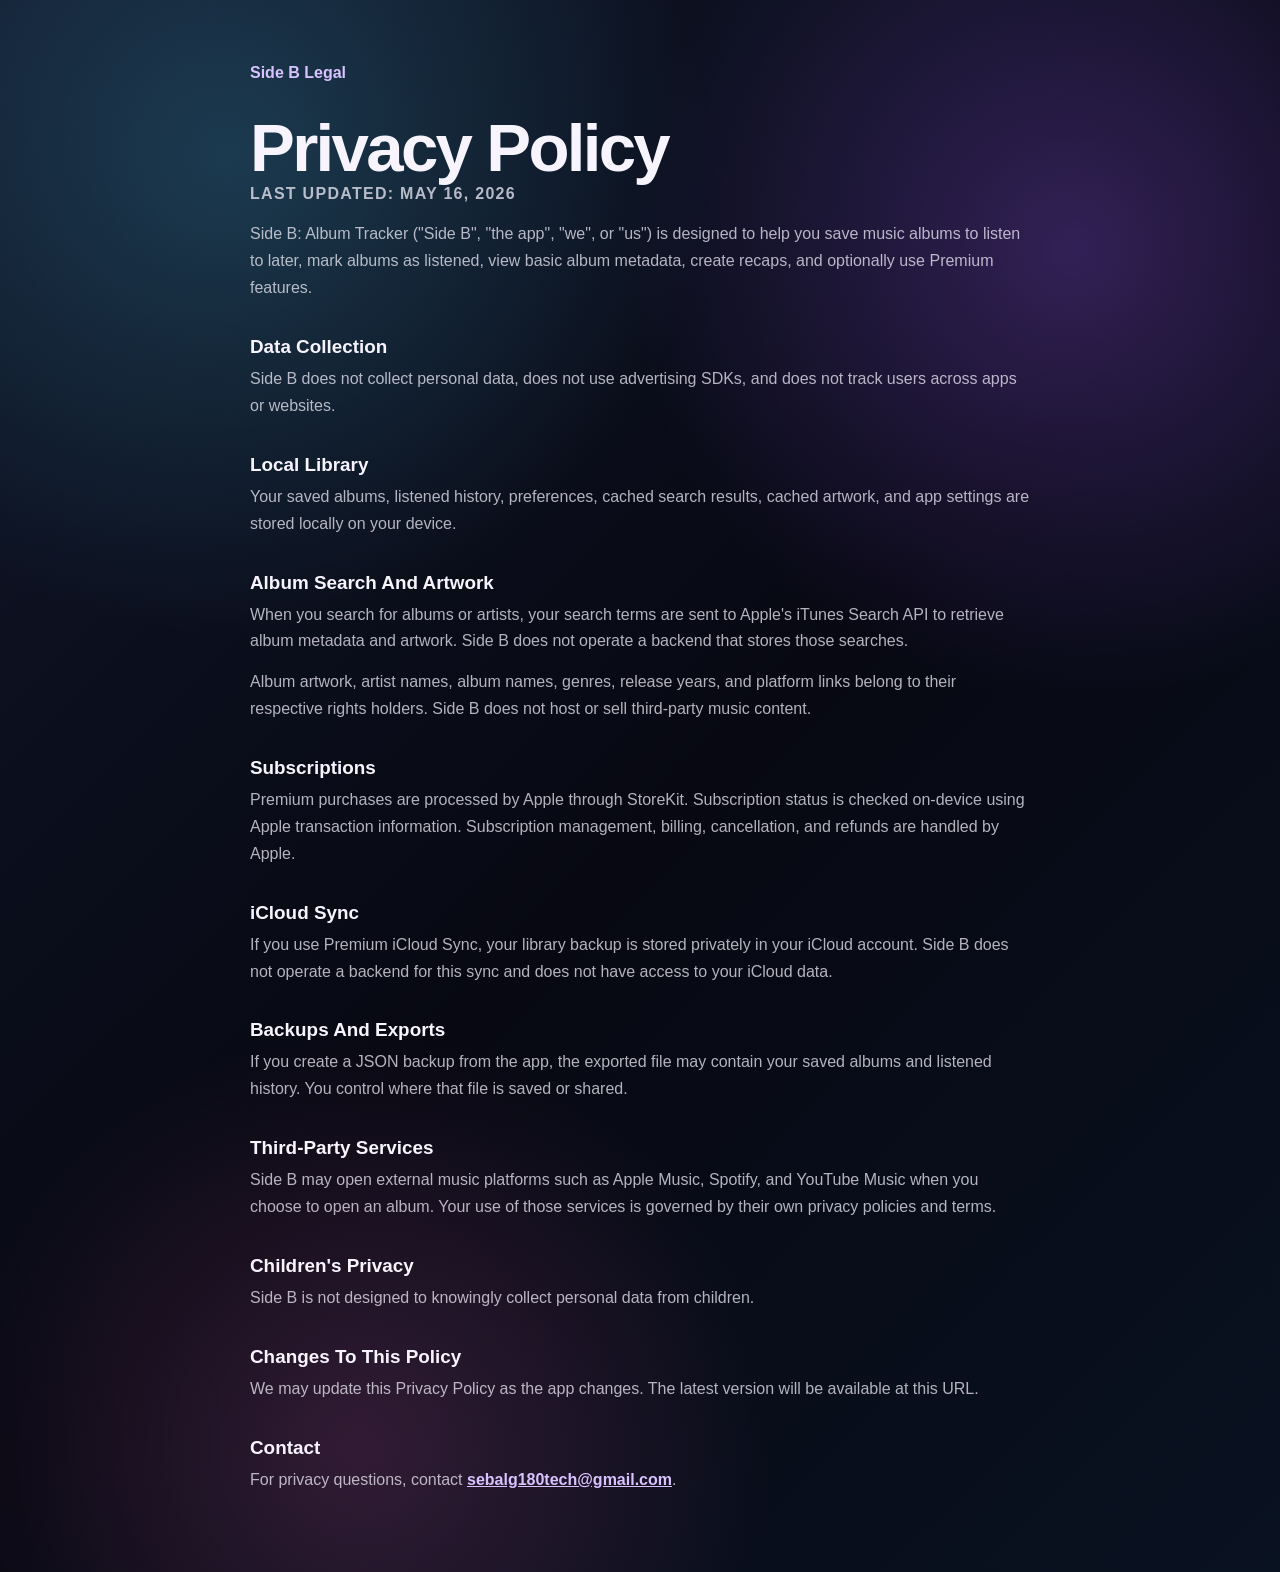
<file: legal_docs/privacy.html>
<!doctype html>
<html lang="en">
<head>
  <meta charset="utf-8">
  <meta name="viewport" content="width=device-width, initial-scale=1">
  <title>Privacy Policy - Side B</title>
  <meta name="description" content="Privacy Policy for Side B: Album Tracker.">
  <link rel="stylesheet" href="styles.css">
</head>
<body>
  <main class="shell document">
    <a class="back-link" href="index.html">Side B Legal</a>
    <h1>Privacy Policy</h1>
    <p class="updated">Last updated: May 16, 2026</p>

    <p>Side B: Album Tracker ("Side B", "the app", "we", or "us") is designed to help you save music albums to listen to later, mark albums as listened, view basic album metadata, create recaps, and optionally use Premium features.</p>

    <h2>Data Collection</h2>
    <p>Side B does not collect personal data, does not use advertising SDKs, and does not track users across apps or websites.</p>

    <h2>Local Library</h2>
    <p>Your saved albums, listened history, preferences, cached search results, cached artwork, and app settings are stored locally on your device.</p>

    <h2>Album Search And Artwork</h2>
    <p>When you search for albums or artists, your search terms are sent to Apple's iTunes Search API to retrieve album metadata and artwork. Side B does not operate a backend that stores those searches.</p>
    <p>Album artwork, artist names, album names, genres, release years, and platform links belong to their respective rights holders. Side B does not host or sell third-party music content.</p>

    <h2>Subscriptions</h2>
    <p>Premium purchases are processed by Apple through StoreKit. Subscription status is checked on-device using Apple transaction information. Subscription management, billing, cancellation, and refunds are handled by Apple.</p>

    <h2>iCloud Sync</h2>
    <p>If you use Premium iCloud Sync, your library backup is stored privately in your iCloud account. Side B does not operate a backend for this sync and does not have access to your iCloud data.</p>

    <h2>Backups And Exports</h2>
    <p>If you create a JSON backup from the app, the exported file may contain your saved albums and listened history. You control where that file is saved or shared.</p>

    <h2>Third-Party Services</h2>
    <p>Side B may open external music platforms such as Apple Music, Spotify, and YouTube Music when you choose to open an album. Your use of those services is governed by their own privacy policies and terms.</p>

    <h2>Children's Privacy</h2>
    <p>Side B is not designed to knowingly collect personal data from children.</p>

    <h2>Changes To This Policy</h2>
    <p>We may update this Privacy Policy as the app changes. The latest version will be available at this URL.</p>

    <h2>Contact</h2>
    <p>For privacy questions, contact <a href="mailto:sebalg180tech@gmail.com">sebalg180tech@gmail.com</a>.</p>
  </main>
</body>
</html>
</file>
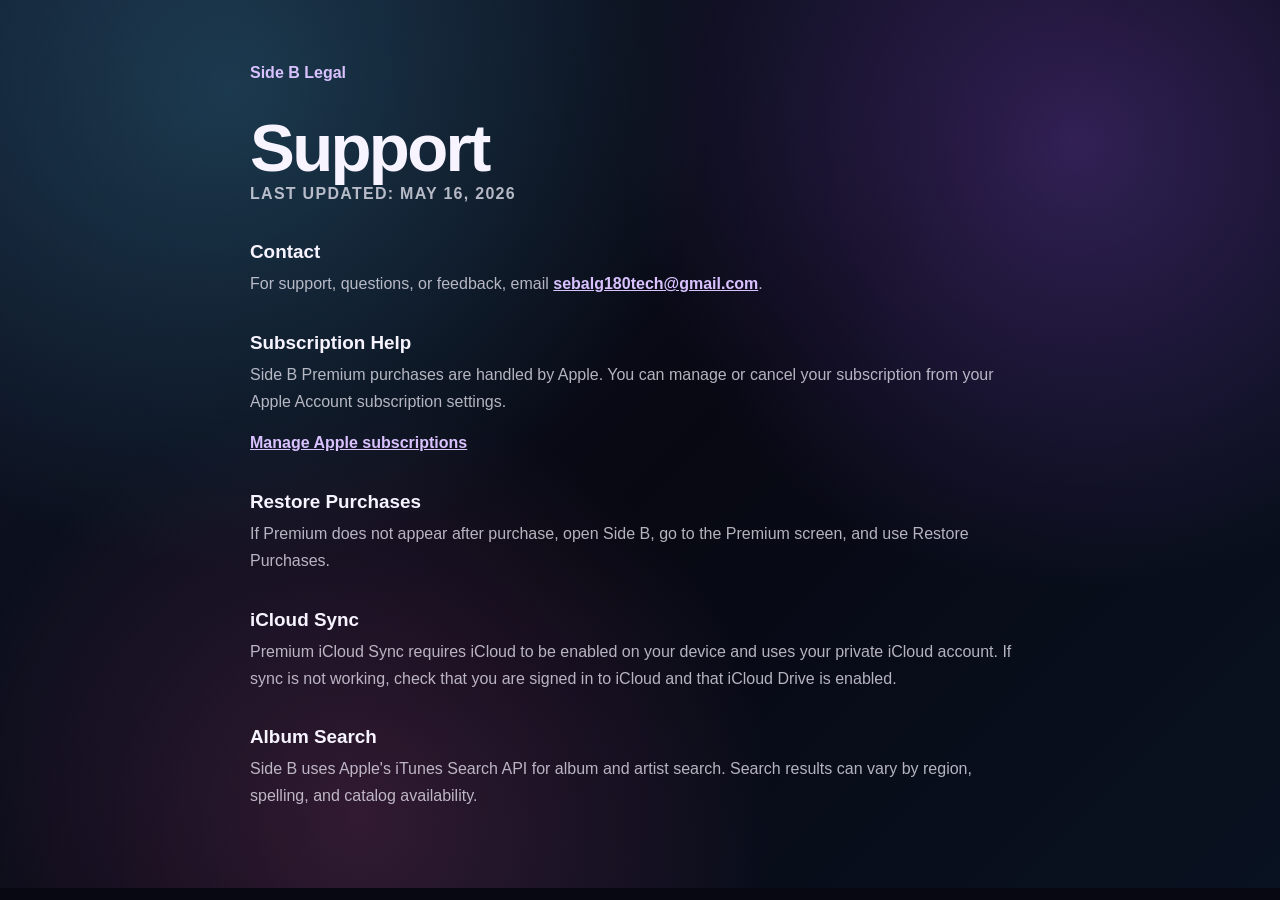
<file: legal_docs/support.html>
<!doctype html>
<html lang="en">
<head>
  <meta charset="utf-8">
  <meta name="viewport" content="width=device-width, initial-scale=1">
  <title>Support - Side B</title>
  <meta name="description" content="Support for Side B: Album Tracker.">
  <link rel="stylesheet" href="styles.css">
</head>
<body>
  <main class="shell document">
    <a class="back-link" href="index.html">Side B Legal</a>
    <h1>Support</h1>
    <p class="updated">Last updated: May 16, 2026</p>

    <h2>Contact</h2>
    <p>For support, questions, or feedback, email <a href="mailto:sebalg180tech@gmail.com">sebalg180tech@gmail.com</a>.</p>

    <h2>Subscription Help</h2>
    <p>Side B Premium purchases are handled by Apple. You can manage or cancel your subscription from your Apple Account subscription settings.</p>
    <p><a href="https://apps.apple.com/account/subscriptions">Manage Apple subscriptions</a></p>

    <h2>Restore Purchases</h2>
    <p>If Premium does not appear after purchase, open Side B, go to the Premium screen, and use Restore Purchases.</p>

    <h2>iCloud Sync</h2>
    <p>Premium iCloud Sync requires iCloud to be enabled on your device and uses your private iCloud account. If sync is not working, check that you are signed in to iCloud and that iCloud Drive is enabled.</p>

    <h2>Album Search</h2>
    <p>Side B uses Apple's iTunes Search API for album and artist search. Search results can vary by region, spelling, and catalog availability.</p>
  </main>
</body>
</html>
</file>
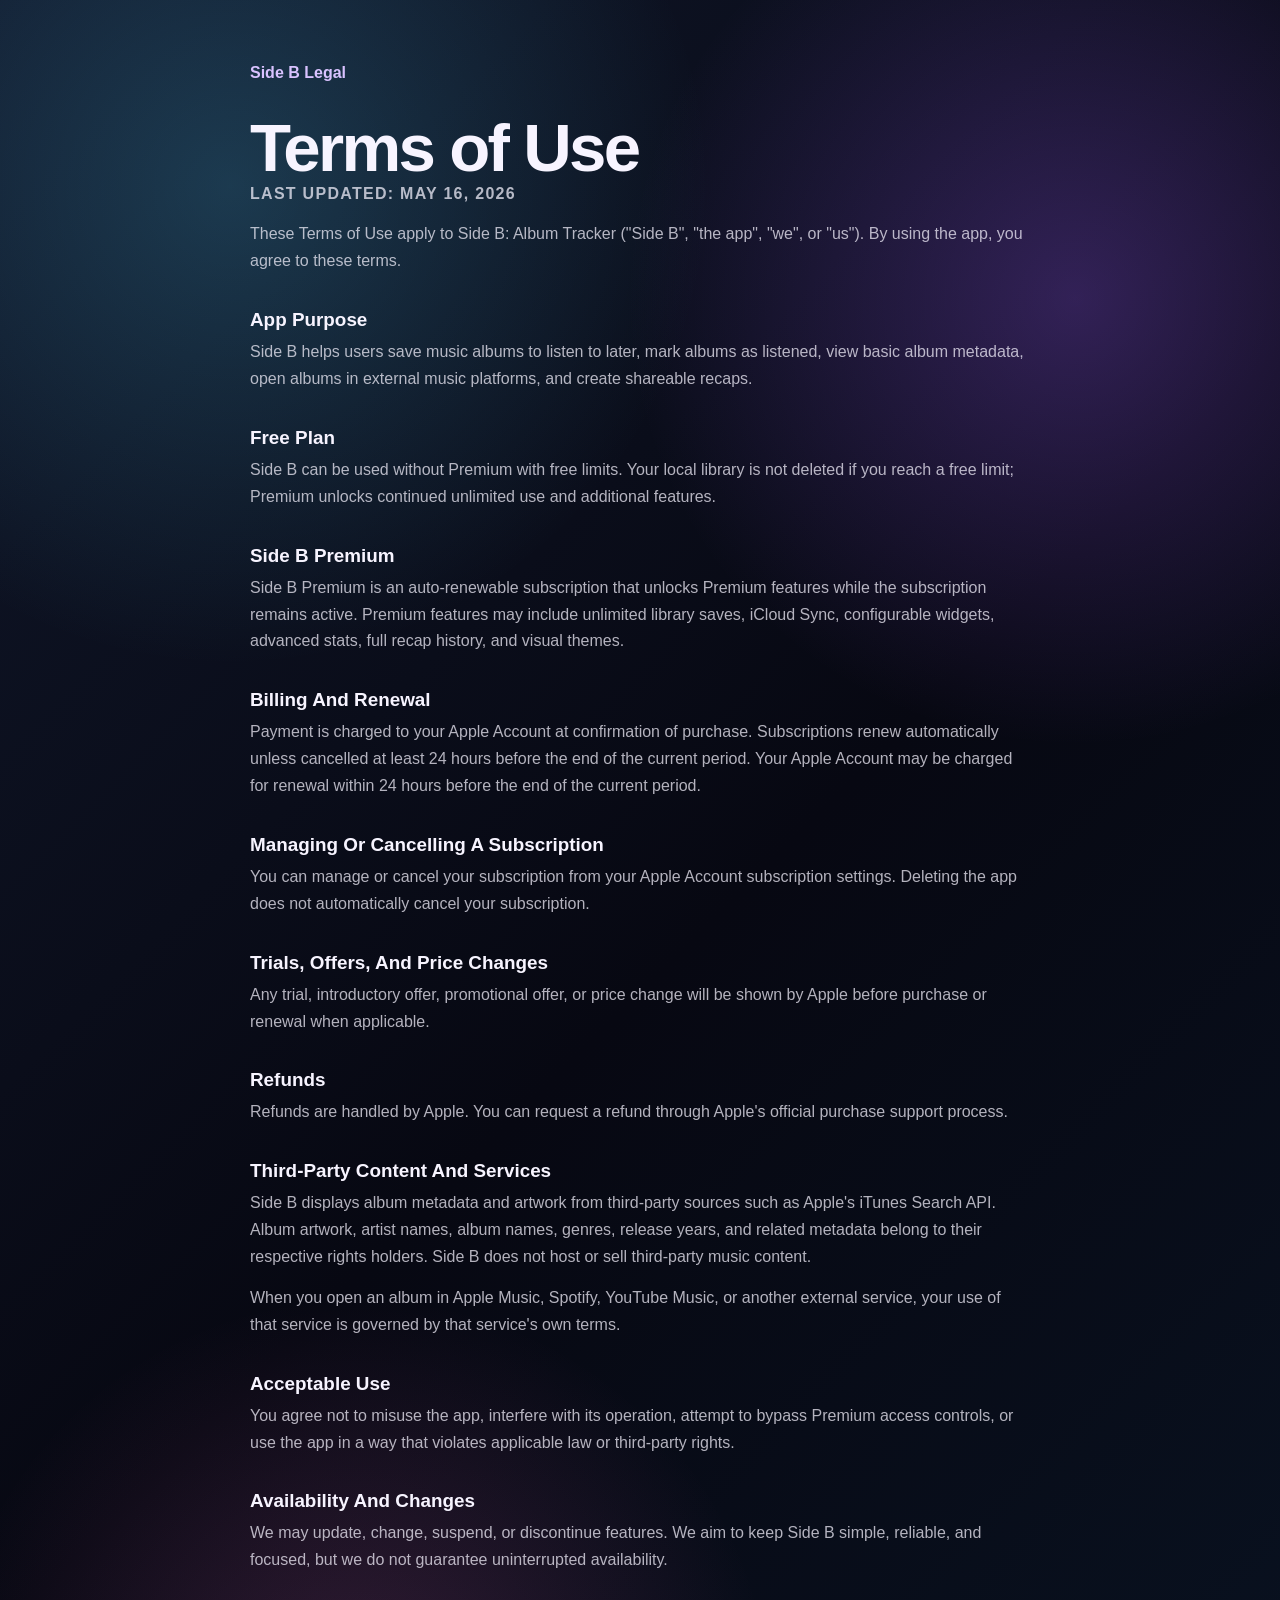
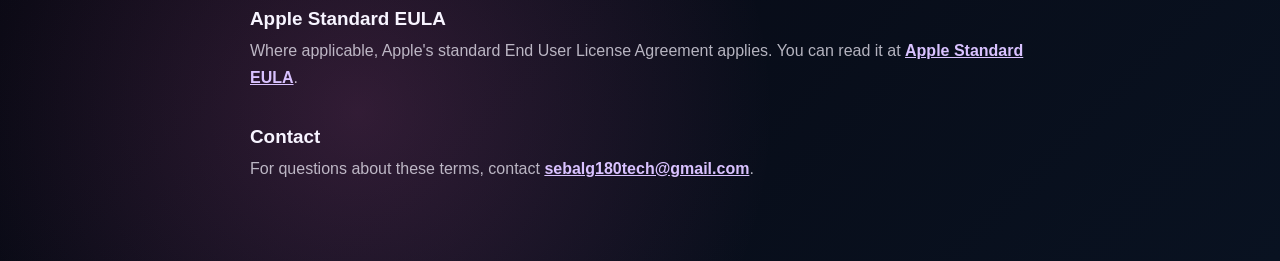
<file: legal_docs/terms.html>
<!doctype html>
<html lang="en">
<head>
  <meta charset="utf-8">
  <meta name="viewport" content="width=device-width, initial-scale=1">
  <title>Terms of Use - Side B</title>
  <meta name="description" content="Terms of Use for Side B: Album Tracker.">
  <link rel="stylesheet" href="styles.css">
</head>
<body>
  <main class="shell document">
    <a class="back-link" href="index.html">Side B Legal</a>
    <h1>Terms of Use</h1>
    <p class="updated">Last updated: May 16, 2026</p>

    <p>These Terms of Use apply to Side B: Album Tracker ("Side B", "the app", "we", or "us"). By using the app, you agree to these terms.</p>

    <h2>App Purpose</h2>
    <p>Side B helps users save music albums to listen to later, mark albums as listened, view basic album metadata, open albums in external music platforms, and create shareable recaps.</p>

    <h2>Free Plan</h2>
    <p>Side B can be used without Premium with free limits. Your local library is not deleted if you reach a free limit; Premium unlocks continued unlimited use and additional features.</p>

    <h2>Side B Premium</h2>
    <p>Side B Premium is an auto-renewable subscription that unlocks Premium features while the subscription remains active. Premium features may include unlimited library saves, iCloud Sync, configurable widgets, advanced stats, full recap history, and visual themes.</p>

    <h2>Billing And Renewal</h2>
    <p>Payment is charged to your Apple Account at confirmation of purchase. Subscriptions renew automatically unless cancelled at least 24 hours before the end of the current period. Your Apple Account may be charged for renewal within 24 hours before the end of the current period.</p>

    <h2>Managing Or Cancelling A Subscription</h2>
    <p>You can manage or cancel your subscription from your Apple Account subscription settings. Deleting the app does not automatically cancel your subscription.</p>

    <h2>Trials, Offers, And Price Changes</h2>
    <p>Any trial, introductory offer, promotional offer, or price change will be shown by Apple before purchase or renewal when applicable.</p>

    <h2>Refunds</h2>
    <p>Refunds are handled by Apple. You can request a refund through Apple's official purchase support process.</p>

    <h2>Third-Party Content And Services</h2>
    <p>Side B displays album metadata and artwork from third-party sources such as Apple's iTunes Search API. Album artwork, artist names, album names, genres, release years, and related metadata belong to their respective rights holders. Side B does not host or sell third-party music content.</p>
    <p>When you open an album in Apple Music, Spotify, YouTube Music, or another external service, your use of that service is governed by that service's own terms.</p>

    <h2>Acceptable Use</h2>
    <p>You agree not to misuse the app, interfere with its operation, attempt to bypass Premium access controls, or use the app in a way that violates applicable law or third-party rights.</p>

    <h2>Availability And Changes</h2>
    <p>We may update, change, suspend, or discontinue features. We aim to keep Side B simple, reliable, and focused, but we do not guarantee uninterrupted availability.</p>

    <h2>Apple Standard EULA</h2>
    <p>Where applicable, Apple's standard End User License Agreement applies. You can read it at <a href="https://www.apple.com/legal/internet-services/itunes/dev/stdeula/">Apple Standard EULA</a>.</p>

    <h2>Contact</h2>
    <p>For questions about these terms, contact <a href="mailto:sebalg180tech@gmail.com">sebalg180tech@gmail.com</a>.</p>
  </main>
</body>
</html>
</file>
<file: docs/styles.css>
:root {
  color-scheme: dark;
  --bg: #070812;
  --panel: rgba(255, 255, 255, 0.08);
  --panel-strong: rgba(255, 255, 255, 0.12);
  --stroke: rgba(255, 255, 255, 0.18);
  --text: #f7f4ff;
  --muted: rgba(247, 244, 255, 0.72);
  --faint: rgba(247, 244, 255, 0.54);
  --violet: #9f5cff;
  --pink: #f26ac2;
  --blue: #54d6ff;
}

* {
  box-sizing: border-box;
}

html {
  min-height: 100%;
  background: var(--bg);
}

body {
  min-height: 100%;
  margin: 0;
  font-family: -apple-system, BlinkMacSystemFont, "SF Pro Display", "SF Pro Text", Inter, Helvetica, Arial, sans-serif;
  color: var(--text);
  background:
    radial-gradient(circle at 18% 10%, rgba(84, 214, 255, 0.20), transparent 30rem),
    radial-gradient(circle at 84% 16%, rgba(159, 92, 255, 0.28), transparent 28rem),
    radial-gradient(circle at 28% 92%, rgba(242, 106, 194, 0.18), transparent 26rem),
    linear-gradient(135deg, #10172a 0%, #070812 52%, #091221 100%);
}

a {
  color: inherit;
}

[hidden] {
  display: none !important;
}

.shell {
  width: min(920px, calc(100% - 40px));
  margin: 0 auto;
  padding: 64px 0;
}

.topbar {
  display: flex;
  align-items: center;
  justify-content: space-between;
  gap: 16px;
  margin-bottom: 18px;
}

.brand-mark {
  margin: 0;
  color: var(--muted);
  font-weight: 900;
  letter-spacing: -0.02em;
}

.language-switcher {
  display: inline-flex;
  flex-wrap: wrap;
  gap: 4px;
  padding: 4px;
  border: 1px solid var(--stroke);
  border-radius: 999px;
  background: rgba(255, 255, 255, 0.07);
  backdrop-filter: blur(18px);
}

.language-switcher button {
  min-height: 34px;
  padding: 0 12px;
  border: 0;
  border-radius: 999px;
  color: var(--muted);
  background: transparent;
  font: inherit;
  font-size: 0.88rem;
  font-weight: 800;
  cursor: pointer;
}

.language-switcher button:hover,
.language-switcher button.is-selected {
  color: var(--text);
  background: linear-gradient(135deg, rgba(159, 92, 255, 0.48), rgba(84, 214, 255, 0.20));
}

.hero {
  padding: 34px;
  border: 1px solid var(--stroke);
  border-radius: 28px;
  background: linear-gradient(135deg, rgba(255, 255, 255, 0.14), rgba(255, 255, 255, 0.05));
  box-shadow: 0 28px 80px rgba(0, 0, 0, 0.36);
  backdrop-filter: blur(22px);
}

.eyebrow,
.updated {
  margin: 0 0 10px;
  color: var(--faint);
  font-size: 0.82rem;
  font-weight: 800;
  letter-spacing: 0.08em;
  text-transform: uppercase;
}

h1 {
  margin: 0;
  font-size: clamp(2.4rem, 7vw, 5rem);
  line-height: 0.96;
  letter-spacing: -0.04em;
}

.lede {
  max-width: 560px;
  margin: 18px 0 0;
  color: var(--muted);
  font-size: 1.15rem;
  line-height: 1.55;
}

.card-list {
  display: grid;
  grid-template-columns: repeat(3, 1fr);
  gap: 14px;
  margin-top: 18px;
}

.card {
  min-height: 150px;
  padding: 22px;
  border: 1px solid var(--stroke);
  border-radius: 22px;
  background: var(--panel);
  text-decoration: none;
  backdrop-filter: blur(18px);
  transition: transform 180ms ease, background 180ms ease, border-color 180ms ease;
}

.card:hover {
  transform: translateY(-2px);
  background: var(--panel-strong);
  border-color: rgba(255, 255, 255, 0.28);
}

.card span {
  display: block;
  font-size: 1.08rem;
  font-weight: 800;
}

.card small {
  display: block;
  margin-top: 10px;
  color: var(--muted);
  line-height: 1.45;
}

.document {
  max-width: 780px;
}

.document h1 {
  margin-top: 16px;
  font-size: clamp(2.2rem, 6vw, 4.2rem);
}

.document h2 {
  margin: 34px 0 8px;
  font-size: 1.18rem;
}

.document p {
  margin: 0 0 14px;
  color: var(--muted);
  font-size: 1rem;
  line-height: 1.68;
}

.document a {
  color: #d9c2ff;
  font-weight: 700;
}

.back-link {
  display: inline-flex;
  color: var(--muted);
  font-weight: 800;
  text-decoration: none;
}

.back-link:hover {
  color: var(--text);
}

@media (max-width: 720px) {
  .shell {
    width: min(100% - 28px, 920px);
    padding: 28px 0;
  }

  .hero {
    padding: 24px;
    border-radius: 24px;
  }

  .topbar {
    align-items: flex-start;
    flex-direction: column;
  }

  .card-list {
    grid-template-columns: 1fr;
  }
}
</file>
<file: legal_docs/styles.css>
:root {
  color-scheme: dark;
  --bg: #070812;
  --panel: rgba(255, 255, 255, 0.08);
  --panel-strong: rgba(255, 255, 255, 0.12);
  --stroke: rgba(255, 255, 255, 0.18);
  --text: #f7f4ff;
  --muted: rgba(247, 244, 255, 0.72);
  --faint: rgba(247, 244, 255, 0.54);
  --violet: #9f5cff;
  --pink: #f26ac2;
  --blue: #54d6ff;
}

* {
  box-sizing: border-box;
}

html {
  min-height: 100%;
  background: var(--bg);
}

body {
  min-height: 100%;
  margin: 0;
  font-family: -apple-system, BlinkMacSystemFont, "SF Pro Display", "SF Pro Text", Inter, Helvetica, Arial, sans-serif;
  color: var(--text);
  background:
    radial-gradient(circle at 18% 10%, rgba(84, 214, 255, 0.20), transparent 30rem),
    radial-gradient(circle at 84% 16%, rgba(159, 92, 255, 0.28), transparent 28rem),
    radial-gradient(circle at 28% 92%, rgba(242, 106, 194, 0.18), transparent 26rem),
    linear-gradient(135deg, #10172a 0%, #070812 52%, #091221 100%);
}

a {
  color: inherit;
}

.shell {
  width: min(920px, calc(100% - 40px));
  margin: 0 auto;
  padding: 64px 0;
}

.hero {
  padding: 34px;
  border: 1px solid var(--stroke);
  border-radius: 28px;
  background: linear-gradient(135deg, rgba(255, 255, 255, 0.14), rgba(255, 255, 255, 0.05));
  box-shadow: 0 28px 80px rgba(0, 0, 0, 0.36);
  backdrop-filter: blur(22px);
}

.eyebrow,
.updated {
  margin: 0 0 10px;
  color: var(--faint);
  font-size: 0.82rem;
  font-weight: 800;
  letter-spacing: 0.08em;
  text-transform: uppercase;
}

h1 {
  margin: 0;
  font-size: clamp(2.4rem, 7vw, 5rem);
  line-height: 0.96;
  letter-spacing: -0.04em;
}

.lede {
  max-width: 560px;
  margin: 18px 0 0;
  color: var(--muted);
  font-size: 1.15rem;
  line-height: 1.55;
}

.card-list {
  display: grid;
  grid-template-columns: repeat(3, 1fr);
  gap: 14px;
  margin-top: 18px;
}

.card {
  min-height: 150px;
  padding: 22px;
  border: 1px solid var(--stroke);
  border-radius: 22px;
  background: var(--panel);
  text-decoration: none;
  backdrop-filter: blur(18px);
  transition: transform 180ms ease, background 180ms ease, border-color 180ms ease;
}

.card:hover {
  transform: translateY(-2px);
  background: var(--panel-strong);
  border-color: rgba(255, 255, 255, 0.28);
}

.card span {
  display: block;
  font-size: 1.08rem;
  font-weight: 800;
}

.card small {
  display: block;
  margin-top: 10px;
  color: var(--muted);
  line-height: 1.45;
}

.document {
  max-width: 780px;
}

.document h1 {
  margin-top: 16px;
  font-size: clamp(2.2rem, 6vw, 4.2rem);
}

.document h2 {
  margin: 34px 0 8px;
  font-size: 1.18rem;
}

.document p {
  margin: 0 0 14px;
  color: var(--muted);
  font-size: 1rem;
  line-height: 1.68;
}

.document a {
  color: #d9c2ff;
  font-weight: 700;
}

.back-link {
  display: inline-flex;
  margin-bottom: 18px;
  color: var(--muted);
  font-weight: 800;
  text-decoration: none;
}

.back-link:hover {
  color: var(--text);
}

@media (max-width: 720px) {
  .shell {
    width: min(100% - 28px, 920px);
    padding: 28px 0;
  }

  .hero {
    padding: 24px;
    border-radius: 24px;
  }

  .card-list {
    grid-template-columns: 1fr;
  }
}
</file>
